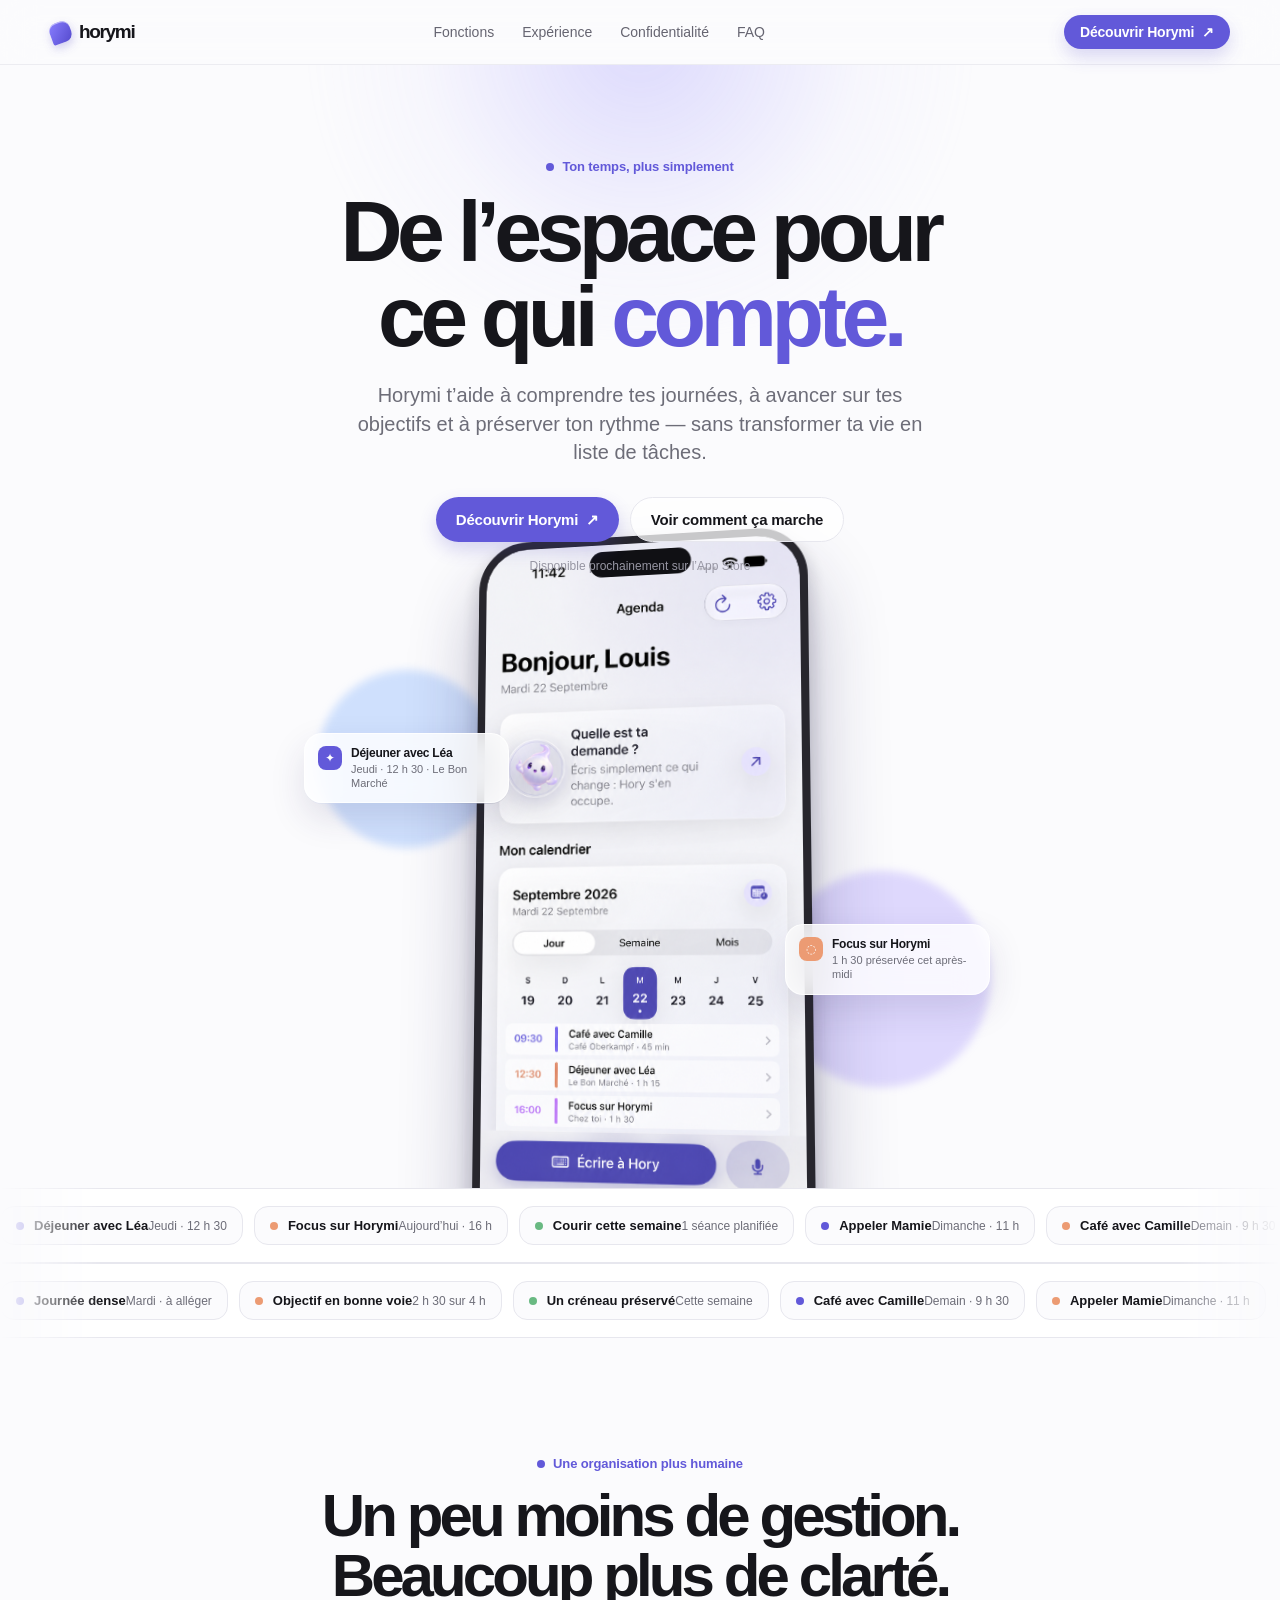
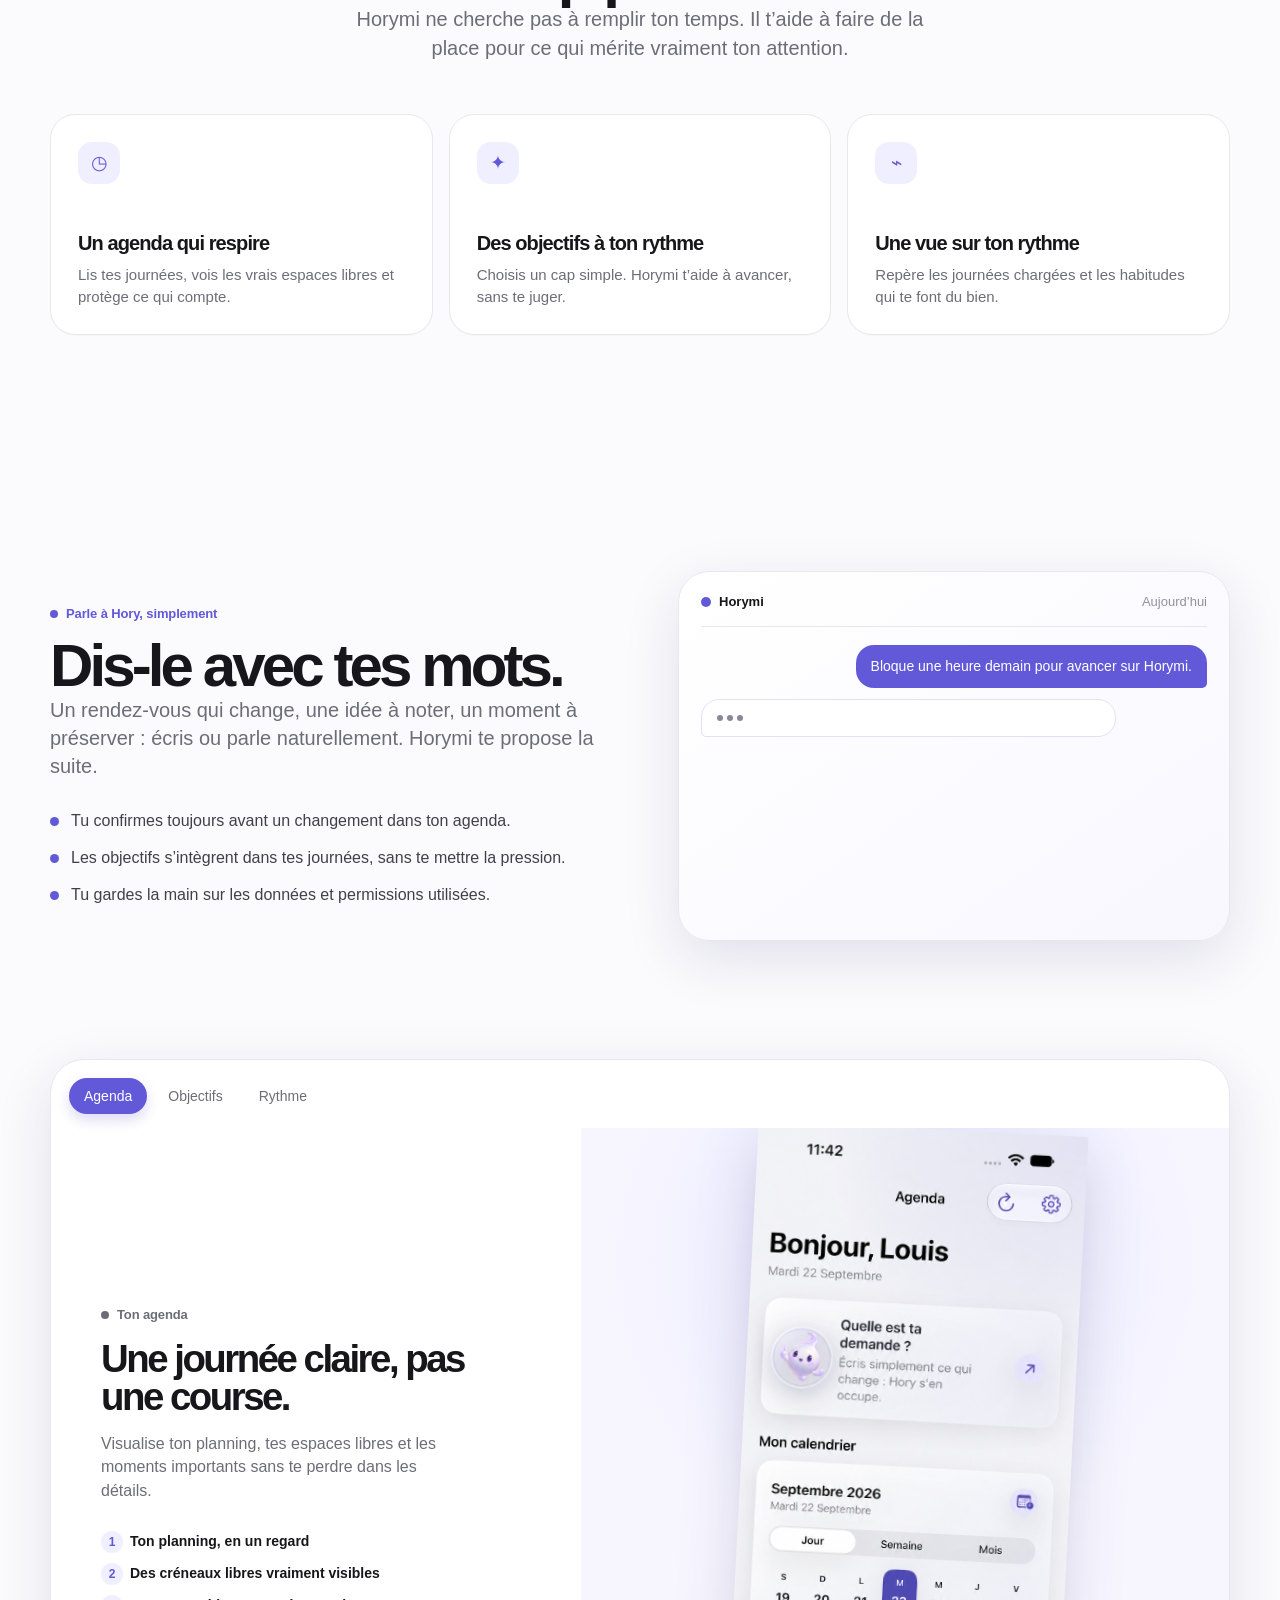
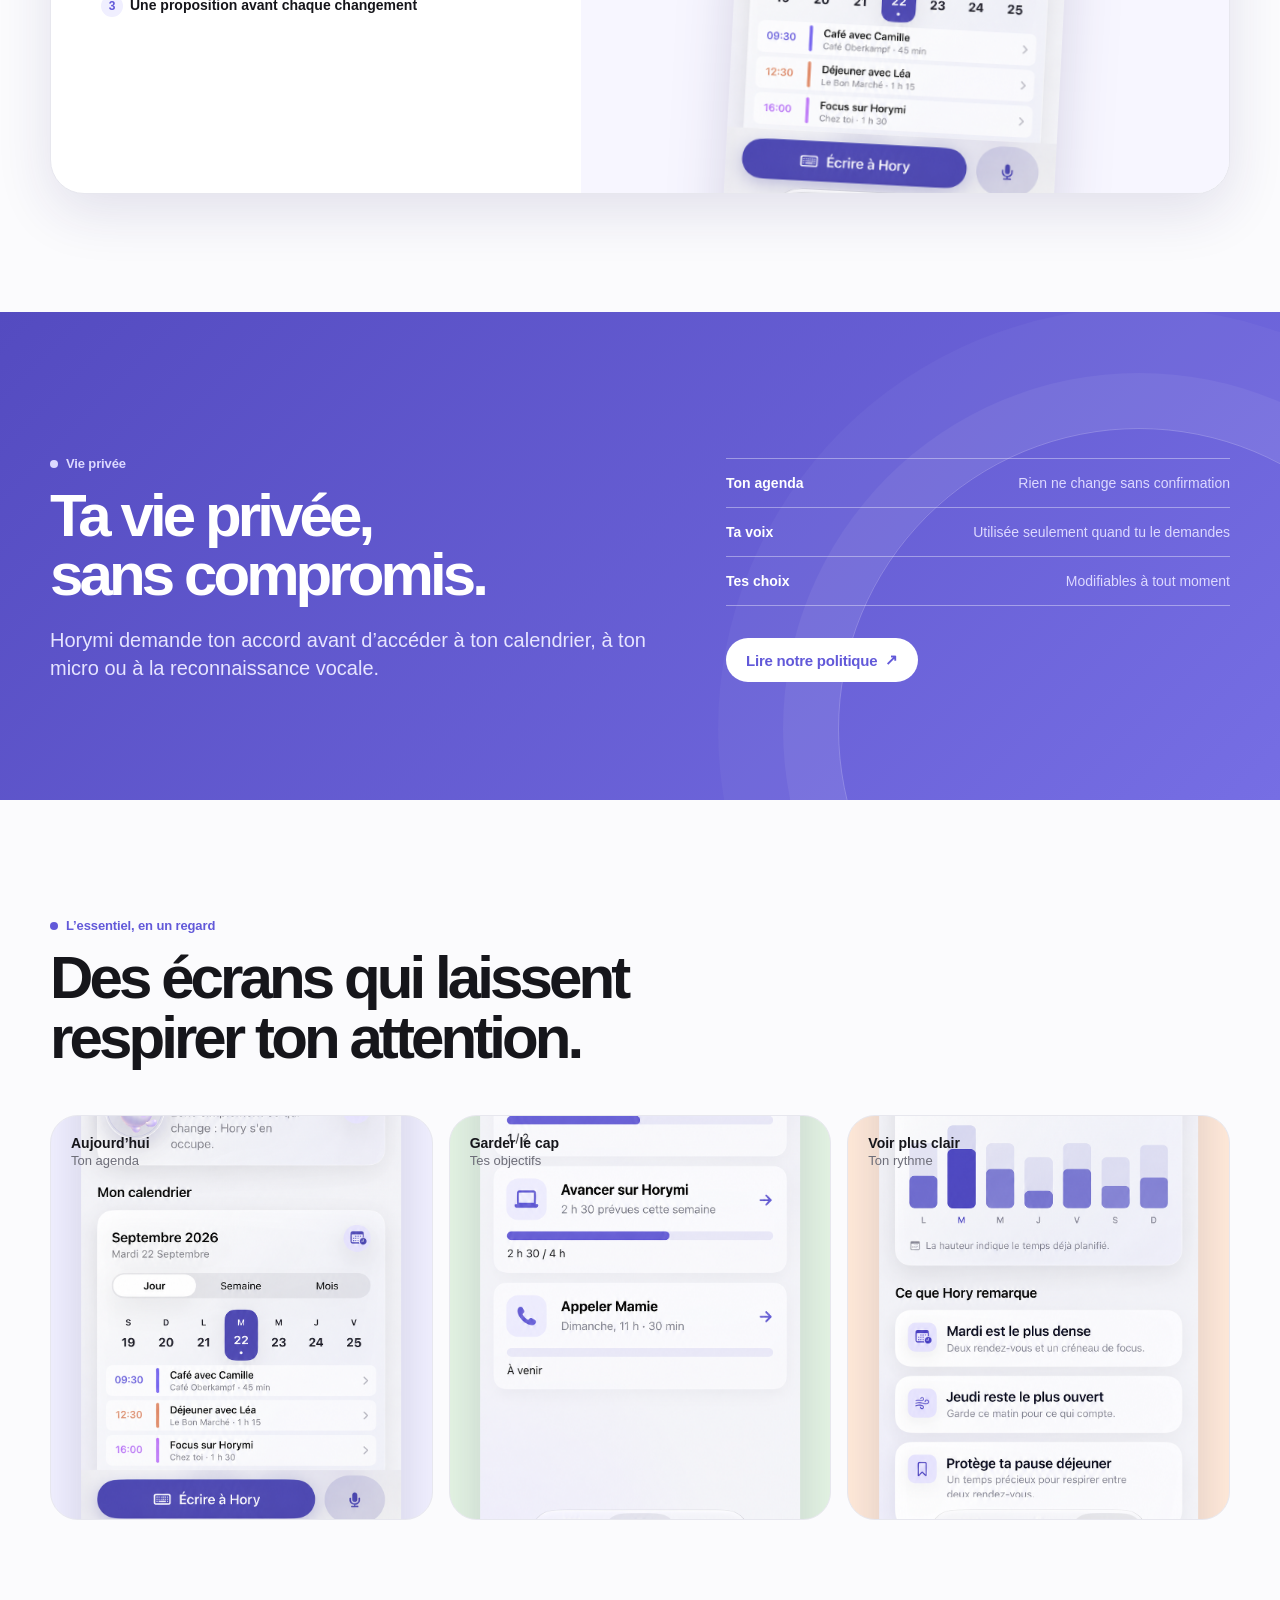
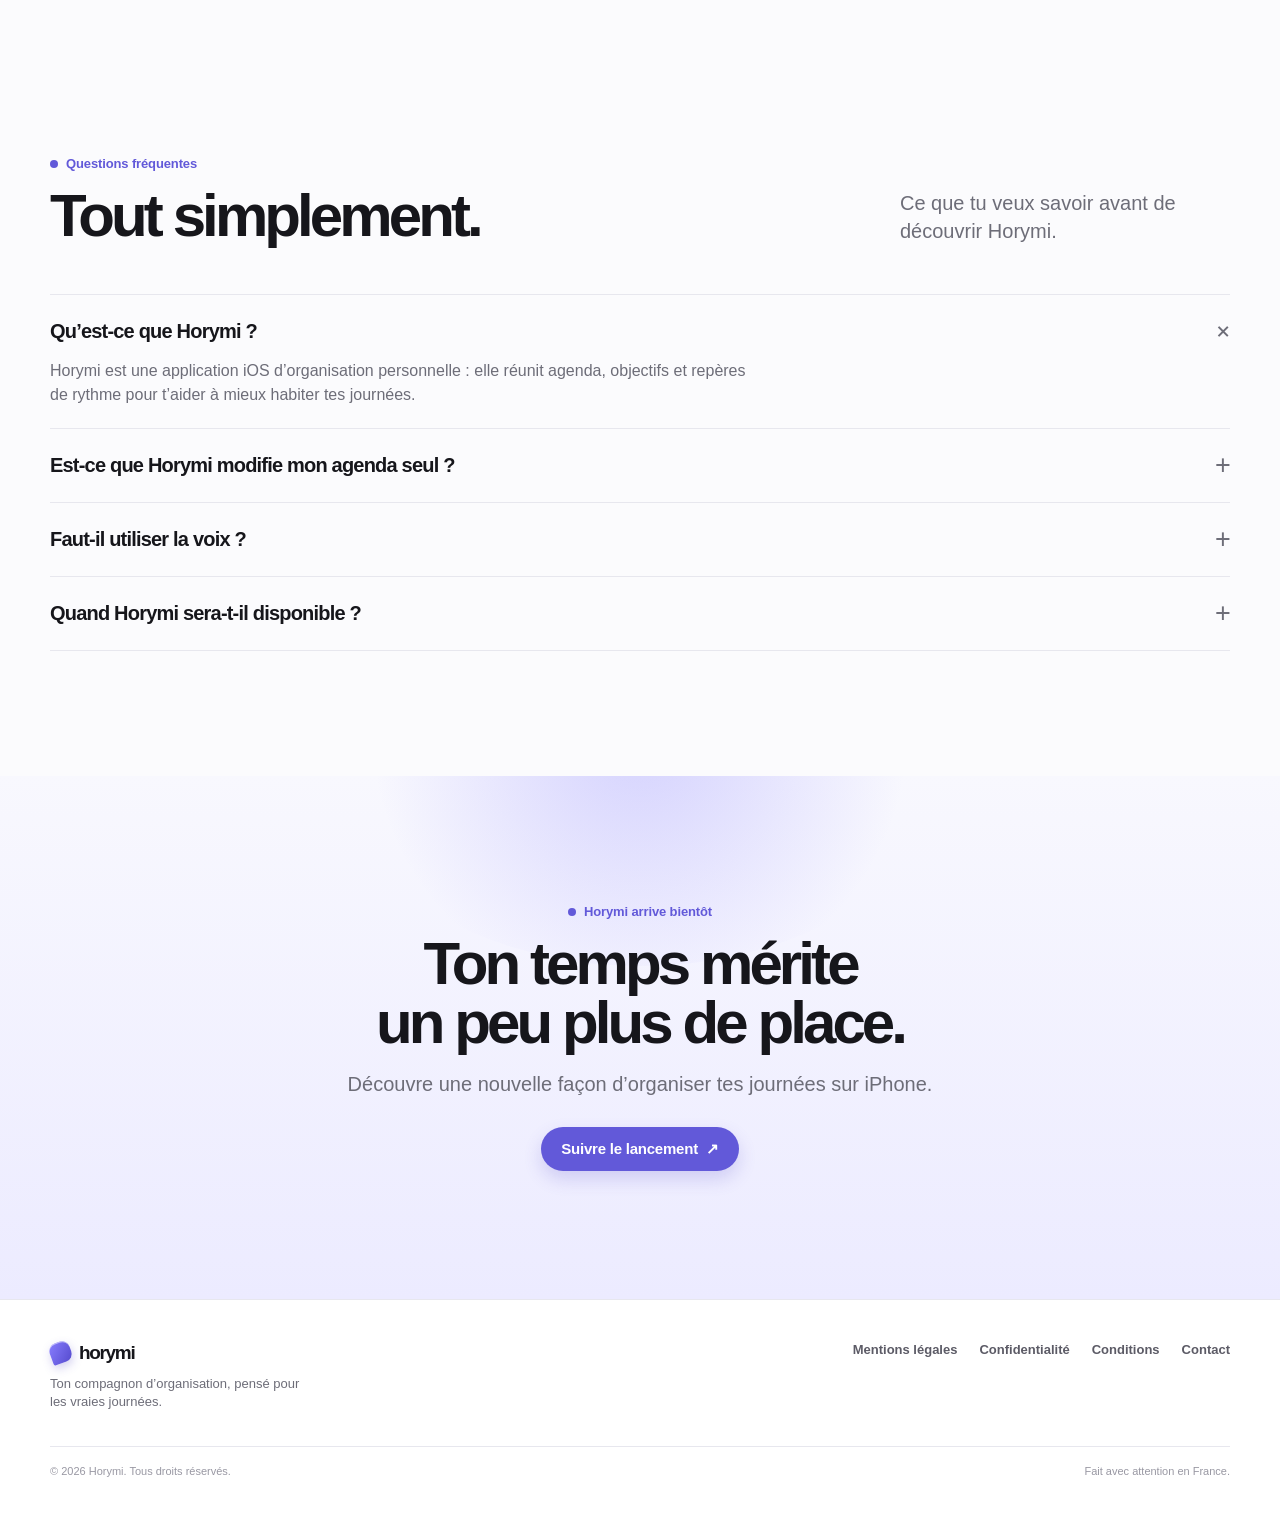
<file: index.html>
<!doctype html>
<html lang="fr">
  <head>
    <meta charset="utf-8" />
    <meta name="viewport" content="width=device-width, initial-scale=1" />
    <meta name="description" content="Horymi est l’app iOS qui rend ton agenda plus clair, tes objectifs plus simples et ton rythme plus visible." />
    <meta name="robots" content="index,follow" />
    <title>Horymi — De la place pour ce qui compte</title>
    <link rel="icon" href="assets/horymi-logo.svg" type="image/svg+xml" />
    <style>
      :root{--bg:#fbfbfd;--surface:#fff;--ink:#16161b;--muted:#6d6d78;--line:#e7e7ee;--violet:#6259d9;--violet-dark:#4d43bd;--violet-soft:#f0efff;--blue:#75b9ff;--shadow:0 18px 55px rgba(41,35,103,.12)}*{box-sizing:border-box;margin:0;padding:0}html{scroll-behavior:smooth}body{overflow-x:hidden;color:var(--ink);background:var(--bg);font-family:-apple-system,BlinkMacSystemFont,"SF Pro Display","SF Pro Text","Helvetica Neue",Arial,sans-serif;-webkit-font-smoothing:antialiased}a{color:inherit;text-decoration:none}button{font:inherit}.wrap{width:min(1180px,calc(100% - 40px));margin:auto}.skip-link{position:absolute;z-index:30;top:-60px;left:16px;padding:11px 15px;border-radius:10px;color:#fff;background:var(--violet);font-weight:700}.skip-link:focus{top:14px}.button{display:inline-flex;align-items:center;justify-content:center;gap:8px;padding:13px 20px;border:0;border-radius:999px;background:var(--violet);color:#fff;box-shadow:0 8px 18px rgba(82,72,198,.2);font-size:15px;font-weight:650;letter-spacing:-.015em;transition:transform .22s ease,box-shadow .22s ease,background .22s ease}.button:hover{background:var(--violet-dark);box-shadow:0 13px 24px rgba(82,72,198,.25);transform:translateY(-2px)}.button.secondary{border:1px solid var(--line);color:var(--ink);background:rgba(255,255,255,.75);box-shadow:none}.button.secondary:hover{border-color:#cbc9e9;background:#fff}.eyebrow{margin:0 0 15px;color:var(--violet);font-size:13px;font-weight:720;letter-spacing:-.01em}.eyebrow i{display:inline-block;width:8px;height:8px;margin-right:8px;border-radius:50%;background:currentColor}h1,h2{letter-spacing:-.065em;line-height:.99}h1{font-size:clamp(49px,7vw,86px);font-weight:720}h2{font-size:clamp(36px,5vw,60px);font-weight:710}.lead{max-width:600px;color:var(--muted);font-size:clamp(17px,2vw,20px);line-height:1.42}.center{text-align:center}.center .lead{margin-right:auto;margin-left:auto}section{padding:118px 0}.reveal{opacity:0;transform:translateY(26px);transition:opacity .8s cubic-bezier(.2,.8,.2,1),transform .8s cubic-bezier(.2,.8,.2,1)}.reveal.in{opacity:1;transform:none}
      nav{position:sticky;top:0;z-index:20;border-bottom:1px solid rgba(231,231,238,.75);background:rgba(251,251,253,.76);backdrop-filter:blur(18px) saturate(170%)}nav .wrap{display:flex;align-items:center;justify-content:space-between;min-height:64px;gap:22px}.logo{display:flex;align-items:center;gap:8px;font-size:19px;font-weight:760;letter-spacing:-.07em}.logo i{width:21px;height:21px;border-radius:8px 8px 8px 2px;background:linear-gradient(135deg,#887eff,#554acd);box-shadow:inset 0 1px rgba(255,255,255,.5),0 4px 10px rgba(78,68,195,.25);transform:rotate(-20deg)}.links{display:flex;align-items:center;gap:28px;color:#666571;font-size:14px}.links a{transition:color .2s}.links a:hover{color:var(--ink)}nav .button{padding:9px 16px;font-size:14px}.menu{display:none;border:0;color:var(--ink);background:transparent;font-size:22px}
      .hero{position:relative;overflow:hidden;padding:94px 0 58px;text-align:center}.hero:before{position:absolute;top:-320px;left:50%;width:760px;height:590px;border-radius:50%;background:radial-gradient(circle,rgba(124,112,255,.23),rgba(184,179,255,.06) 46%,transparent 70%);content:"";filter:blur(5px);transform:translateX(-50%)}.hero-copy{position:relative;z-index:1}.hero h1 span{color:var(--violet)}.hero .lead{margin:22px auto 31px}.hero-actions{display:flex;justify-content:center;gap:11px;flex-wrap:wrap}.fine-print{margin-top:17px;color:#9695a2;font-size:12px}.phone-stage{position:relative;width:min(700px,100%);height:485px;margin:72px auto 0;perspective:1200px}.phone-shell{position:absolute;z-index:2;bottom:-115px;left:50%;width:340px;overflow:hidden;border:8px solid #27262d;border-radius:51px;background:#27262d;box-shadow:0 44px 75px rgba(32,29,83,.3),0 9px 19px rgba(40,39,54,.24);transform:translateX(-50%) rotateX(5deg) rotateY(-9deg);transition:transform .7s cubic-bezier(.2,.8,.2,1)}.phone-stage:hover .phone-shell{transform:translateX(-50%) rotateX(0) rotateY(0) translateY(-10px)}.phone-shell:before{position:absolute;z-index:2;top:7px;left:50%;width:105px;height:27px;border-radius:22px;background:#101014;content:"";transform:translateX(-50%)}.phone-shell img{display:block;width:100%;border-radius:43px}.orb{position:absolute;border-radius:50%;filter:blur(4px);animation:drift 7s ease-in-out infinite}.orb.one{top:5%;left:4%;width:178px;height:178px;background:rgba(119,169,255,.33)}.orb.two{right:0;bottom:9%;width:216px;height:216px;background:rgba(147,126,255,.28);animation-delay:-3s}.notification{position:absolute;z-index:4;display:flex;align-items:flex-start;gap:9px;width:205px;padding:12px 13px;border:1px solid rgba(255,255,255,.8);border-radius:18px;background:rgba(255,255,255,.8);box-shadow:0 15px 35px rgba(44,41,91,.13);text-align:left;backdrop-filter:blur(16px);animation:float 6s ease-in-out infinite}.notification i{display:grid;place-items:center;flex:none;width:24px;height:24px;border-radius:8px;color:#fff;background:var(--violet);font-size:12px;font-style:normal}.notification b{display:block;font-size:12px;letter-spacing:-.02em}.notification small{display:block;margin-top:2px;color:var(--muted);font-size:11px;line-height:1.3}.n1{top:18%;left:2%;animation-delay:-2s}.n2{right:0;bottom:28%;animation-delay:-4s}.n2 i{background:#ec9b73}@keyframes float{50%{transform:translateY(-9px)}}@keyframes drift{50%{transform:translateY(18px) scale(1.05)}}
      .marquee{overflow:hidden;padding:17px 0;border-top:1px solid var(--line);border-bottom:1px solid var(--line);background:#fff;mask-image:linear-gradient(90deg,transparent,#000 8%,#000 92%,transparent)}.track{display:flex;gap:11px;width:max-content;animation:scroll 42s linear infinite}.marquee.rev .track{animation-direction:reverse}@keyframes scroll{to{transform:translateX(-50%)}}.chip{display:flex;align-items:center;gap:10px;padding:11px 15px;border:1px solid var(--line);border-radius:14px;background:var(--bg);white-space:nowrap;font-size:13px}.chip i{width:8px;height:8px;border-radius:50%;background:var(--violet)}.chip b{font-size:13px}.chip span{color:var(--muted);font-size:12px}
      .feature-grid{display:grid;grid-template-columns:repeat(3,1fr);gap:16px;margin-top:52px}.card{padding:27px;border:1px solid var(--line);border-radius:25px;background:var(--surface);box-shadow:0 1px 0 rgba(21,20,37,.02);transition:transform .28s cubic-bezier(.2,.8,.2,1),box-shadow .28s,border-color .28s}.card:hover{border-color:#cecbfa;box-shadow:var(--shadow);transform:translateY(-6px)}.card .icon{display:grid;place-items:center;width:42px;height:42px;margin-bottom:48px;border-radius:14px;color:var(--violet);background:var(--violet-soft);font-size:19px}.card h3{margin-bottom:9px;font-size:20px;letter-spacing:-.045em}.card p{color:var(--muted);font-size:15px;line-height:1.45}
      .split{display:grid;grid-template-columns:1fr 1fr;gap:76px;align-items:center}.points{display:grid;gap:15px;margin-top:29px}.points div{display:flex;gap:12px;align-items:flex-start;color:#41404a;line-height:1.4}.points div:before{width:9px;height:9px;flex:none;margin-top:7px;border-radius:50%;background:var(--violet);content:""}.chat{min-height:370px;padding:22px;border:1px solid var(--line);border-radius:31px;background:linear-gradient(145deg,#fff,#f8f7ff);box-shadow:var(--shadow)}.chat-top{display:flex;align-items:center;gap:8px;padding-bottom:17px;border-bottom:1px solid var(--line);font-size:13px;font-weight:650}.chat-top i{width:10px;height:10px;border-radius:50%;background:var(--violet)}.messages{display:grid;gap:11px;padding-top:18px}.msg{max-width:82%;padding:12px 15px;border-radius:18px;font-size:14px;line-height:1.35}.me{justify-self:end;border-bottom-right-radius:5px;color:#fff;background:var(--violet)}.bot{border:1px solid #e3e1f4;border-bottom-left-radius:5px;background:#fff}.typing{display:flex;gap:4px;padding:15px}.typing i{width:6px;height:6px;border-radius:50%;background:#89879a;animation:dot 1s infinite}.typing i:nth-child(2){animation-delay:.18s}.typing i:nth-child(3){animation-delay:.36s}@keyframes dot{50%{opacity:.22;transform:translateY(-2px)}}
      .focus{padding:0 0 118px}.focus-card{overflow:hidden;border:1px solid var(--line);border-radius:34px;background:#fff;box-shadow:var(--shadow)}.focus-tabs{display:flex;gap:6px;padding:18px 18px 0}.tab{padding:10px 15px;border:0;border-radius:999px;color:var(--muted);background:transparent;cursor:pointer;font-size:14px;transition:.2s}.tab.on{color:#fff;background:var(--violet);box-shadow:0 6px 13px rgba(86,76,200,.2)}.focus-layout{display:grid;grid-template-columns:.9fr 1.1fr;min-height:470px;margin-top:14px}.focus-copy{display:flex;flex-direction:column;justify-content:center;padding:50px}.focus-copy h3{margin-bottom:15px;font-size:clamp(30px,3vw,43px);letter-spacing:-.065em;line-height:1}.focus-copy p{max-width:360px;color:var(--muted);line-height:1.48}.mini-list{display:grid;gap:10px;margin-top:28px}.mini-list div{font-size:14px;font-weight:600}.mini-list span{display:inline-grid;place-items:center;width:22px;height:22px;margin-right:7px;border-radius:50%;color:var(--violet);background:var(--violet-soft);font-size:12px}.focus-visual{position:relative;display:grid;place-items:end center;overflow:hidden;background:radial-gradient(circle at 50% 20%,#e6e4ff 0,transparent 48%),#f7f6ff}.focus-visual.sage{background:radial-gradient(circle at 50% 20%,#d9f0dc 0,transparent 48%),#f5fbf5}.focus-visual.peach{background:radial-gradient(circle at 50% 20%,#ffe0c9 0,transparent 48%),#fffbf7}.focus-visual img{width:min(330px,80%);margin-bottom:-52px;filter:drop-shadow(0 22px 27px rgba(35,31,89,.17));transform:rotate(3deg);transition:transform .55s cubic-bezier(.2,.8,.2,1)}.focus-card:hover .focus-visual img{transform:rotate(0) translateY(-8px)}
      .privacy{position:relative;overflow:hidden;color:#fff;background:linear-gradient(135deg,#544bc0,#766ee4)}.privacy:after{position:absolute;right:-160px;bottom:-230px;width:600px;height:600px;border:1px solid rgba(255,255,255,.23);border-radius:50%;box-shadow:0 0 0 55px rgba(255,255,255,.06),0 0 0 120px rgba(255,255,255,.035);content:""}.privacy .eyebrow{color:#ddd9ff}.privacy .lead{color:#e6e4ff}.privacy-grid{position:relative;z-index:1;display:grid;grid-template-columns:1.1fr .9fr;gap:60px;align-items:end}.privacy-list{display:grid;margin-top:28px;border-top:1px solid rgba(255,255,255,.38)}.privacy-list div{display:flex;justify-content:space-between;gap:24px;padding:16px 0;border-bottom:1px solid rgba(255,255,255,.38);font-size:14px;font-weight:650}.privacy-list span:last-child{color:#ddd9ff;font-weight:450;text-align:right}.privacy .button{margin-top:32px;color:var(--violet);background:#fff;box-shadow:none}.privacy .button:hover{background:#f3f2ff}
      .gallery{display:grid;grid-template-columns:repeat(3,1fr);gap:16px;margin-top:48px}.gallery-card{position:relative;min-height:405px;overflow:hidden;border:1px solid var(--line);border-radius:28px;background:#f0efff}.gallery-card:nth-child(2){background:#e3f3e3}.gallery-card:nth-child(3){background:#ffe9d9}.gallery-card img{position:absolute;bottom:-57px;left:50%;width:84%;filter:drop-shadow(0 19px 23px rgba(37,35,77,.16));transform:translateX(-50%);transition:transform .5s cubic-bezier(.2,.8,.2,1)}.gallery-card:hover img{transform:translateX(-50%) translateY(-9px)}.gallery-label{position:absolute;z-index:2;top:19px;left:20px}.gallery-label b{display:block;font-size:14px}.gallery-label span{color:var(--muted);font-size:13px}
      .faq{padding-bottom:125px}.faq-head{display:flex;align-items:end;justify-content:space-between;gap:45px;margin-bottom:48px}.faq-head .lead{max-width:330px}.faq-list{border-top:1px solid var(--line)}details{border-bottom:1px solid var(--line);padding:21px 0}summary{display:flex;align-items:center;justify-content:space-between;gap:20px;cursor:pointer;font-size:20px;font-weight:650;letter-spacing:-.04em;list-style:none}summary::-webkit-details-marker{display:none}summary:after{color:var(--muted);content:"+";font-size:27px;font-weight:350;transition:transform .2s}details[open] summary:after{transform:rotate(45deg)}details p{max-width:700px;padding-top:12px;color:var(--muted);line-height:1.5}.closing{position:relative;overflow:hidden;padding:128px 0;text-align:center;background:linear-gradient(180deg,#f8f8fe,#ecebff)}.closing:before{position:absolute;top:-280px;left:50%;width:650px;height:470px;border-radius:50%;background:radial-gradient(circle,rgba(117,108,255,.28),transparent 67%);content:"";transform:translateX(-50%)}.closing>*{position:relative;z-index:1}.closing .lead{margin:18px auto 28px}.footer{padding:42px 0;border-top:1px solid var(--line);background:#fff}.footer-top{display:flex;align-items:flex-start;justify-content:space-between;gap:30px}.footer p{max-width:260px;margin-top:11px;color:var(--muted);font-size:13px;line-height:1.4}.footer-links{display:flex;flex-wrap:wrap;justify-content:flex-end;gap:12px 22px;color:#5c5b66;font-size:13px;font-weight:600}.footer-links a:hover{color:var(--violet)}.footer-bottom{display:flex;justify-content:space-between;gap:20px;margin-top:35px;padding-top:18px;border-top:1px solid var(--line);color:#9998a3;font-size:11px}
      @media(max-width:860px){.wrap{width:min(100% - 32px,650px)}section{padding:86px 0}.links{display:none}.menu{display:block}nav .button{display:none}nav.menu-open .links{position:absolute;top:63px;left:16px;right:16px;display:grid;gap:0;padding:10px;border:1px solid var(--line);border-radius:18px;background:rgba(255,255,255,.95);box-shadow:var(--shadow)}nav.menu-open .links a{padding:11px}.phone-stage{height:410px;margin-top:50px}.phone-shell{width:285px;bottom:-93px;border-radius:43px}.phone-shell img{border-radius:35px}.n1{left:0}.n2{right:0}.feature-grid,.gallery{grid-template-columns:1fr}.card .icon{margin-bottom:28px}.split,.privacy-grid,.focus-layout{grid-template-columns:1fr;gap:42px}.focus-layout{min-height:0}.focus-copy{padding:42px 28px}.focus-visual{min-height:390px}.privacy-grid{gap:34px}.gallery-card{min-height:430px}.gallery-card img{width:65%}.faq-head{display:block}.faq-head .lead{margin-top:17px}.footer-top,.footer-bottom{align-items:flex-start;flex-direction:column}.footer-links{justify-content:flex-start}}@media(max-width:500px){h1{font-size:48px}.hero{padding-top:72px}.hero-actions{flex-direction:column;align-items:center}.hero-actions .button{width:min(280px,100%)}.phone-stage{height:337px}.phone-shell{width:232px;bottom:-75px;border-width:6px;border-radius:36px}.phone-shell img{border-radius:29px}.phone-shell:before{top:5px;width:80px;height:20px}.notification{width:168px;padding:10px}.n1{top:9%}.n2{bottom:17%}.orb.one{width:125px;height:125px}.orb.two{width:145px;height:145px}.feature-grid{margin-top:35px}.focus-tabs{overflow:auto;white-space:nowrap}.tab{font-size:13px}.focus-copy{padding:34px 23px}.focus-visual{min-height:340px}.gallery-card img{width:76%}.gallery{margin-top:32px}.closing{padding:85px 0}}
    </style>
  </head>
  <body>
    <a class="skip-link" href="#contenu">Aller au contenu</a>
    <nav id="nav"><div class="wrap"><a class="logo" href="#top" aria-label="Horymi, accueil"><i aria-hidden="true"></i>horymi</a><div class="links" id="links"><a href="#fonctions">Fonctions</a><a href="#experience">Expérience</a><a href="#confidentialite">Confidentialité</a><a href="#faq">FAQ</a></div><a class="button" href="#telecharger">Découvrir Horymi <span>↗</span></a><button class="menu" id="menu" aria-label="Ouvrir le menu" aria-expanded="false">☰</button></div></nav>
    <main id="contenu" tabindex="-1">
      <header class="hero wrap" id="top"><div class="hero-copy"><p class="eyebrow"><i></i>Ton temps, plus simplement</p><h1>De l’espace pour<br />ce qui <span>compte.</span></h1><p class="lead">Horymi t’aide à comprendre tes journées, à avancer sur tes objectifs et à préserver ton rythme — sans transformer ta vie en liste de tâches.</p><div class="hero-actions"><a class="button" href="#telecharger">Découvrir Horymi <span>↗</span></a><a class="button secondary" href="#experience">Voir comment ça marche</a></div><p class="fine-print">Disponible prochainement sur l’App Store</p></div><div class="phone-stage" aria-label="Aperçu de l’agenda Horymi"><i class="orb one"></i><i class="orb two"></i><div class="notification n1"><i>✦</i><div><b>Déjeuner avec Léa</b><small>Jeudi · 12 h 30 · Le Bon Marché</small></div></div><div class="phone-shell"><img src="assets/agenda.png" alt="L’agenda Horymi sur iPhone" /></div><div class="notification n2"><i>◌</i><div><b>Focus sur Horymi</b><small>1 h 30 préservée cet après-midi</small></div></div></div></header>
      <div class="marquee"><div class="track" id="m1"></div></div><div class="marquee rev"><div class="track" id="m2"></div></div>
      <section class="wrap center reveal" id="fonctions"><p class="eyebrow"><i></i>Une organisation plus humaine</p><h2>Un peu moins de gestion.<br />Beaucoup plus de clarté.</h2><p class="lead">Horymi ne cherche pas à remplir ton temps. Il t’aide à faire de la place pour ce qui mérite vraiment ton attention.</p><div class="feature-grid" id="featureGrid" style="text-align:left"></div></section>
      <section class="wrap reveal" id="experience"><div class="split"><div><p class="eyebrow"><i></i>Parle à Hory, simplement</p><h2>Dis-le avec tes mots.</h2><p class="lead">Un rendez-vous qui change, une idée à noter, un moment à préserver : écris ou parle naturellement. Horymi te propose la suite.</p><div class="points"><div>Tu confirmes toujours avant un changement dans ton agenda.</div><div>Les objectifs s’intègrent dans tes journées, sans te mettre la pression.</div><div>Tu gardes la main sur les données et permissions utilisées.</div></div></div><div class="chat" aria-label="Exemple de conversation avec Horymi"><div class="chat-top"><i></i> Horymi <span style="margin-left:auto;color:#92909d;font-weight:450">Aujourd’hui</span></div><div class="messages" id="chat"></div></div></div></section>
      <section class="focus wrap reveal"><div class="focus-card"><div class="focus-tabs" role="tablist" aria-label="Découvrir Horymi"><button class="tab on" data-screen="agenda" role="tab" aria-selected="true">Agenda</button><button class="tab" data-screen="objectifs" role="tab" aria-selected="false">Objectifs</button><button class="tab" data-screen="rythme" role="tab" aria-selected="false">Rythme</button></div><div class="focus-layout"><div class="focus-copy"><p class="eyebrow" id="focusKicker"><i></i>Ton agenda</p><h3 id="focusTitle">Une journée claire, pas une course.</h3><p id="focusText">Visualise ton planning, tes espaces libres et les moments importants sans te perdre dans les détails.</p><div class="mini-list" id="focusList"></div></div><div class="focus-visual" id="focusVisual"><img id="focusImage" src="assets/agenda.png" alt="Vue agenda de l’application Horymi" /></div></div></div></section>
      <section class="privacy" id="confidentialite"><div class="privacy-grid wrap"><div><p class="eyebrow"><i></i>Vie privée</p><h2>Ta vie privée,<br />sans compromis.</h2><p class="lead" style="margin-top:21px">Horymi demande ton accord avant d’accéder à ton calendrier, à ton micro ou à la reconnaissance vocale.</p></div><div><div class="privacy-list"><div><span>Ton agenda</span><span>Rien ne change sans confirmation</span></div><div><span>Ta voix</span><span>Utilisée seulement quand tu le demandes</span></div><div><span>Tes choix</span><span>Modifiables à tout moment</span></div></div><a class="button" href="confidentialite.html">Lire notre politique <span>↗</span></a></div></div></section>
      <section class="wrap reveal"><p class="eyebrow"><i></i>L’essentiel, en un regard</p><h2>Des écrans qui laissent<br />respirer ton attention.</h2><div class="gallery"><article class="gallery-card"><div class="gallery-label"><b>Aujourd’hui</b><span>Ton agenda</span></div><img src="assets/agenda.png" alt="Agenda Horymi avec les rendez-vous du jour" /></article><article class="gallery-card"><div class="gallery-label"><b>Garder le cap</b><span>Tes objectifs</span></div><img src="assets/objectifs.png" alt="Objectifs Horymi avec une séance de course et un projet personnel" /></article><article class="gallery-card"><div class="gallery-label"><b>Voir plus clair</b><span>Ton rythme</span></div><img src="assets/rythme.png" alt="Rythme hebdomadaire dans Horymi" /></article></div></section>
      <section class="faq wrap reveal" id="faq"><div class="faq-head"><div><p class="eyebrow"><i></i>Questions fréquentes</p><h2>Tout simplement.</h2></div><p class="lead">Ce que tu veux savoir avant de découvrir Horymi.</p></div><div class="faq-list"><details open><summary>Qu’est-ce que Horymi ?</summary><p>Horymi est une application iOS d’organisation personnelle : elle réunit agenda, objectifs et repères de rythme pour t’aider à mieux habiter tes journées.</p></details><details><summary>Est-ce que Horymi modifie mon agenda seul ?</summary><p>Non. Horymi peut proposer une action, mais tu confirmes toujours avant qu’un événement soit créé ou modifié.</p></details><details><summary>Faut-il utiliser la voix ?</summary><p>Non. Tu peux écrire tes demandes. Le micro et la reconnaissance vocale sont entièrement facultatifs et demandés uniquement au moment utile.</p></details><details><summary>Quand Horymi sera-t-il disponible ?</summary><p>Horymi arrive prochainement sur l’App Store. Cette page sera mise à jour dès son lancement.</p></details></div></section>
      <section class="closing" id="telecharger"><div class="wrap"><p class="eyebrow"><i></i>Horymi arrive bientôt</p><h2>Ton temps mérite<br />un peu plus de place.</h2><p class="lead">Découvre une nouvelle façon d’organiser tes journées sur iPhone.</p><a class="button" href="contact.html">Suivre le lancement <span>↗</span></a></div></section>
    </main>
    <footer class="footer"><div class="footer-top wrap"><div><a class="logo" href="#top"><i aria-hidden="true"></i>horymi</a><p>Ton compagnon d’organisation, pensé pour les vraies journées.</p></div><div class="footer-links"><a href="mentions-legales.html">Mentions légales</a><a href="confidentialite.html">Confidentialité</a><a href="conditions.html">Conditions</a><a href="contact.html">Contact</a></div></div><div class="footer-bottom wrap"><span>© 2026 Horymi. Tous droits réservés.</span><span>Fait avec attention en France.</span></div></footer>
    <script>
      const tasks=[["Déjeuner avec Léa","Jeudi · 12 h 30"],["Focus sur Horymi","Aujourd’hui · 16 h"],["Courir cette semaine","1 séance planifiée"],["Appeler Mamie","Dimanche · 11 h"],["Café avec Camille","Demain · 9 h 30"],["Un créneau préservé","Cette semaine"],["Objectif en bonne voie","2 h 30 sur 4 h"],["Journée dense","Mardi · à alléger"]];
      const chip=([title,detail],i)=>`<div class="chip"><i style="background:${i%3===1?'#ec9b73':i%3===2?'#69b982':'var(--violet)'}"></i><div><b>${title}</b><span>${detail}</span></div></div>`;
      m1.innerHTML=[...tasks,...tasks].map(chip).join('');m2.innerHTML=[...tasks.slice().reverse(),...tasks.slice().reverse()].map(chip).join('');
      const features=[["◷","Un agenda qui respire","Lis tes journées, vois les vrais espaces libres et protège ce qui compte."],["✦","Des objectifs à ton rythme","Choisis un cap simple. Horymi t’aide à avancer, sans te juger."],["⌁","Une vue sur ton rythme","Repère les journées chargées et les habitudes qui te font du bien."]];
      featureGrid.innerHTML=features.map(([icon,title,text])=>`<article class="card"><div class="icon">${icon}</div><h3>${title}</h3><p>${text}</p></article>`).join('');
      const convo=[["me","Bloque une heure demain pour avancer sur Horymi."],["bot","Je te propose demain de 16 h à 17 h. Ce créneau est libre et ton objectif y sera associé."],["me","Parfait."],["bot","C’est prêt. Je garde ta pause de l’après-midi intacte. ✦"]];let ci=0;
      function addMessage(kind,text){const item=document.createElement('div');item.className='msg '+kind;item.textContent=text;chat.append(item);setTimeout(nextMessage,1450)}
      function nextMessage(){if(ci>=convo.length){setTimeout(()=>{chat.innerHTML='';ci=0;nextMessage()},3800);return}const[kind,text]=convo[ci++];if(kind==='bot'){const typing=document.createElement('div');typing.className='msg bot typing';typing.innerHTML='<i></i><i></i><i></i>';chat.append(typing);setTimeout(()=>{typing.remove();addMessage(kind,text)},780)}else addMessage(kind,text)}nextMessage();
      const screens={agenda:{kicker:'Ton agenda',title:'Une journée claire, pas une course.',text:'Visualise ton planning, tes espaces libres et les moments importants sans te perdre dans les détails.',items:['Ton planning, en un regard','Des créneaux libres vraiment visibles','Une proposition avant chaque changement'],image:'assets/agenda.png',alt:'Vue agenda de l’application Horymi',style:''},objectifs:{kicker:'Tes objectifs',title:'Avancer, sans pression.',text:'Choisis ce que tu veux nourrir. Horymi compte les moments que tu y consacres et t’encourage doucement.',items:['Des objectifs simples à créer','Une progression hebdomadaire lisible','Des suggestions qui respectent ton agenda'],image:'assets/objectifs.png',alt:'Vue objectifs de l’application Horymi',style:'sage'},rythme:{kicker:'Ton rythme',title:'Des semaines qui te ressemblent.',text:'Repère les journées déjà chargées, les plages à protéger et les moments où ton énergie est précieuse.',items:['Des tendances, jamais des notes','Tes temps de concentration préservés','Tu ajustes tout, à tout moment'],image:'assets/rythme.png',alt:'Vue rythme de l’application Horymi',style:'peach'}};
      document.querySelectorAll('.tab').forEach(tab=>tab.addEventListener('click',()=>{const key=tab.dataset.screen,data=screens[key];document.querySelectorAll('.tab').forEach(item=>{item.classList.remove('on');item.setAttribute('aria-selected','false')});tab.classList.add('on');tab.setAttribute('aria-selected','true');focusKicker.innerHTML='<i></i>'+data.kicker;focusTitle.textContent=data.title;focusText.textContent=data.text;focusList.innerHTML=data.items.map((item,i)=>`<div><span>${i+1}</span>${item}</div>`).join('');focusImage.src=data.image;focusImage.alt=data.alt;focusVisual.className='focus-visual '+data.style}));
      document.querySelector('.tab').click();
      const observer=new IntersectionObserver(entries=>entries.forEach(entry=>entry.isIntersecting&&entry.target.classList.add('in')),{threshold:.1});document.querySelectorAll('.reveal').forEach(item=>observer.observe(item));
      const nav=document.getElementById('nav'),menu=document.getElementById('menu');menu.addEventListener('click',()=>{const open=nav.classList.toggle('menu-open');menu.setAttribute('aria-expanded',open);menu.textContent=open?'×':'☰'});document.querySelectorAll('.links a').forEach(link=>link.addEventListener('click',()=>{nav.classList.remove('menu-open');menu.setAttribute('aria-expanded','false');menu.textContent='☰'}));
    </script>
  </body>
</html>
</file>
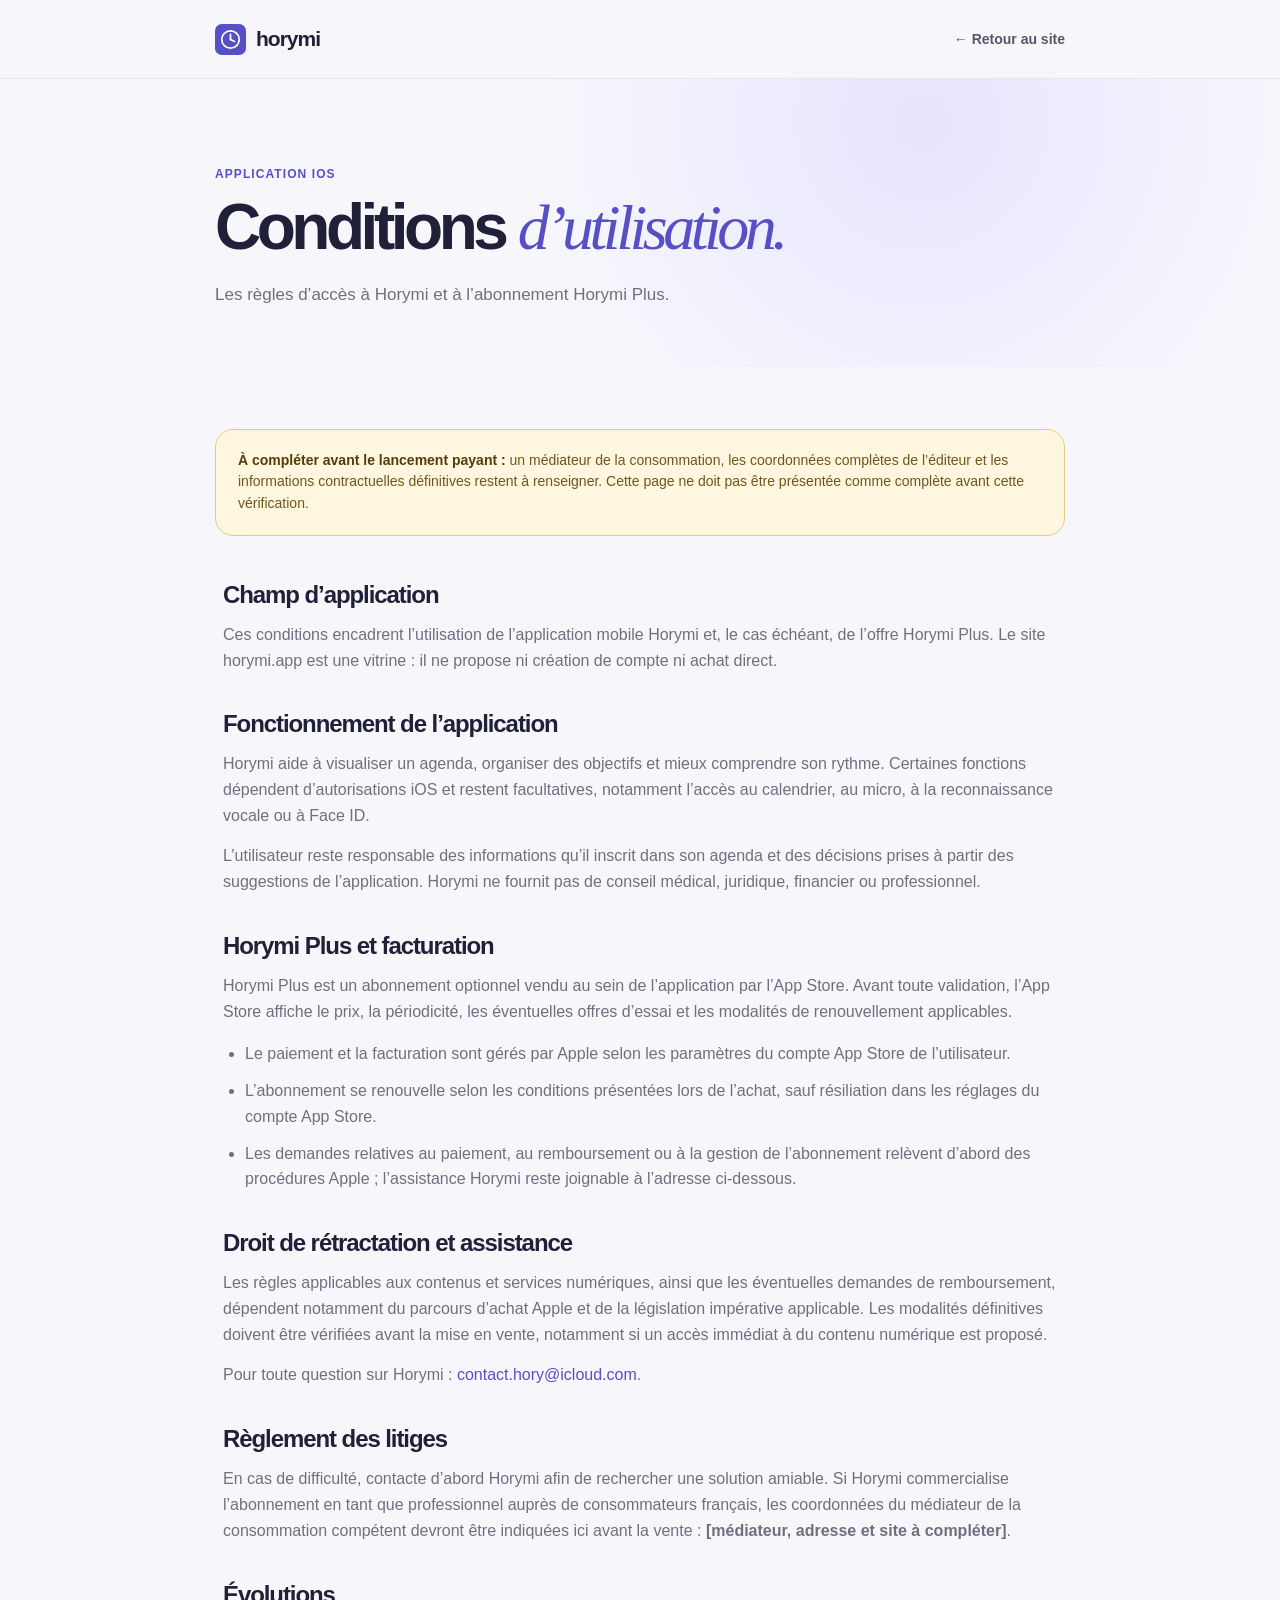
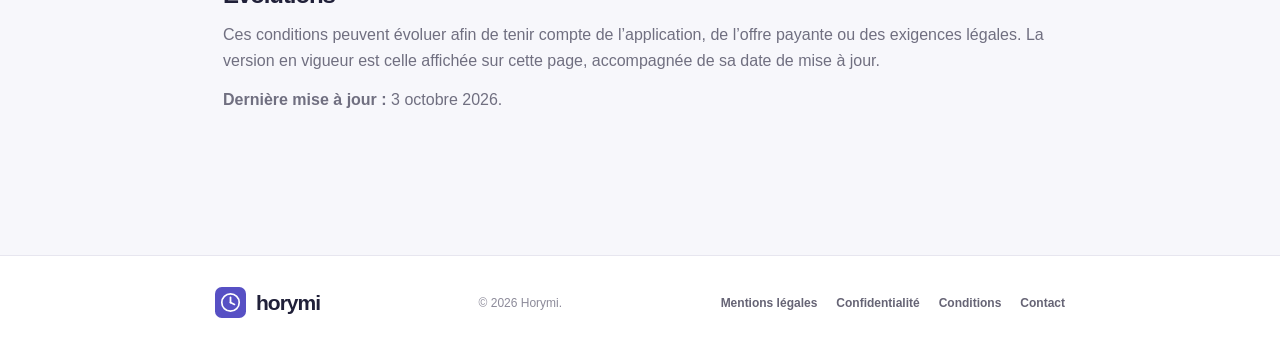
<file: conditions.html>
<!doctype html>
<html lang="fr">
  <head>
    <meta charset="utf-8" />
    <meta name="viewport" content="width=device-width, initial-scale=1" />
    <meta name="description" content="Conditions d’utilisation et d’abonnement de l’application Horymi." />
    <meta name="robots" content="index,follow" />
    <title>Conditions d’utilisation — Horymi</title>
    <link rel="icon" href="assets/horymi-logo.svg" type="image/svg+xml" />
    <link rel="apple-touch-icon" href="assets/horymi-touch-icon.png" />
    <link rel="stylesheet" href="assets/legal.css" />
  </head>
  <body>
    <a class="skip-link" href="#contenu">Aller au contenu</a>
    <header class="site-header"><nav class="nav wrap" aria-label="Navigation"><a class="brand" href="index.html"><img src="assets/horymi-logo.svg" alt="" />horymi</a><a class="back" href="index.html">← Retour au site</a></nav></header>
    <main id="contenu">
      <section class="hero"><div class="wrap"><p class="eyebrow">Application iOS</p><h1>Conditions <em>d’utilisation.</em></h1><p>Les règles d’accès à Horymi et à l’abonnement Horymi Plus.</p></div></section>
      <div class="content wrap">
        <aside class="notice" aria-label="Information importante"><strong>À compléter avant le lancement payant :</strong> un médiateur de la consommation, les coordonnées complètes de l’éditeur et les informations contractuelles définitives restent à renseigner. Cette page ne doit pas être présentée comme complète avant cette vérification.</aside>
        <article class="policy">
          <section><h2>Champ d’application</h2><p>Ces conditions encadrent l’utilisation de l’application mobile Horymi et, le cas échéant, de l’offre Horymi Plus. Le site horymi.app est une vitrine : il ne propose ni création de compte ni achat direct.</p></section>
          <section><h2>Fonctionnement de l’application</h2><p>Horymi aide à visualiser un agenda, organiser des objectifs et mieux comprendre son rythme. Certaines fonctions dépendent d’autorisations iOS et restent facultatives, notamment l’accès au calendrier, au micro, à la reconnaissance vocale ou à Face ID.</p><p style="margin-top:14px">L’utilisateur reste responsable des informations qu’il inscrit dans son agenda et des décisions prises à partir des suggestions de l’application. Horymi ne fournit pas de conseil médical, juridique, financier ou professionnel.</p></section>
          <section><h2>Horymi Plus et facturation</h2><p>Horymi Plus est un abonnement optionnel vendu au sein de l’application par l’App Store. Avant toute validation, l’App Store affiche le prix, la périodicité, les éventuelles offres d’essai et les modalités de renouvellement applicables.</p><ul><li>Le paiement et la facturation sont gérés par Apple selon les paramètres du compte App Store de l’utilisateur.</li><li>L’abonnement se renouvelle selon les conditions présentées lors de l’achat, sauf résiliation dans les réglages du compte App Store.</li><li>Les demandes relatives au paiement, au remboursement ou à la gestion de l’abonnement relèvent d’abord des procédures Apple ; l’assistance Horymi reste joignable à l’adresse ci-dessous.</li></ul></section>
          <section><h2>Droit de rétractation et assistance</h2><p>Les règles applicables aux contenus et services numériques, ainsi que les éventuelles demandes de remboursement, dépendent notamment du parcours d’achat Apple et de la législation impérative applicable. Les modalités définitives doivent être vérifiées avant la mise en vente, notamment si un accès immédiat à du contenu numérique est proposé.</p><p style="margin-top:14px">Pour toute question sur Horymi : <a href="mailto:contact.hory@icloud.com">contact.hory@icloud.com</a>.</p></section>
          <section><h2>Règlement des litiges</h2><p>En cas de difficulté, contacte d’abord Horymi afin de rechercher une solution amiable. Si Horymi commercialise l’abonnement en tant que professionnel auprès de consommateurs français, les coordonnées du médiateur de la consommation compétent devront être indiquées ici avant la vente : <strong>[médiateur, adresse et site à compléter]</strong>.</p></section>
          <section><h2>Évolutions</h2><p>Ces conditions peuvent évoluer afin de tenir compte de l’application, de l’offre payante ou des exigences légales. La version en vigueur est celle affichée sur cette page, accompagnée de sa date de mise à jour.</p><p style="margin-top:14px"><strong>Dernière mise à jour :</strong> 3 octobre 2026.</p></section>
        </article>
      </div>
    </main>
    <footer class="footer"><div class="footer-inner wrap"><a class="brand" href="index.html"><img src="assets/horymi-logo.svg" alt="" />horymi</a><p>© 2026 Horymi.</p><div class="footer-links"><a href="mentions-legales.html">Mentions légales</a><a href="confidentialite.html">Confidentialité</a><a href="conditions.html">Conditions</a><a href="contact.html">Contact</a></div></div></footer>
  </body>
</html>
</file>
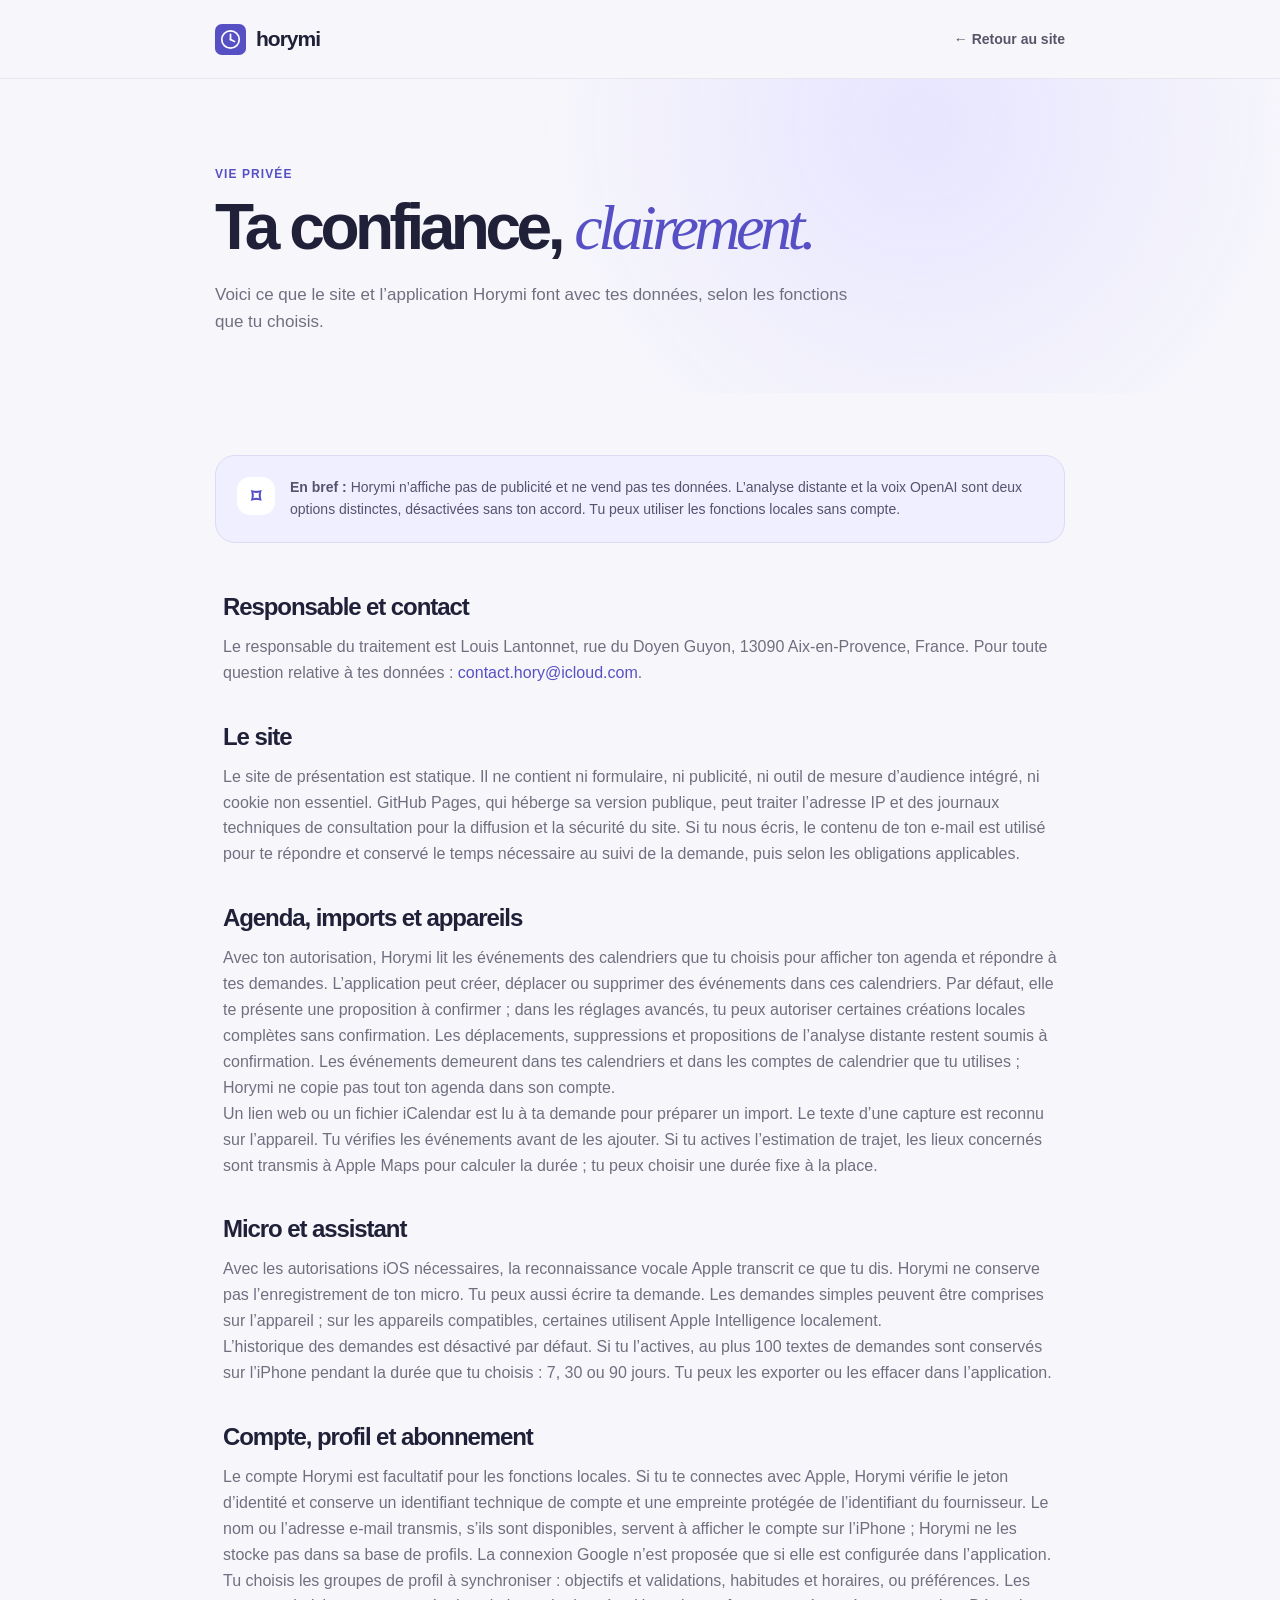
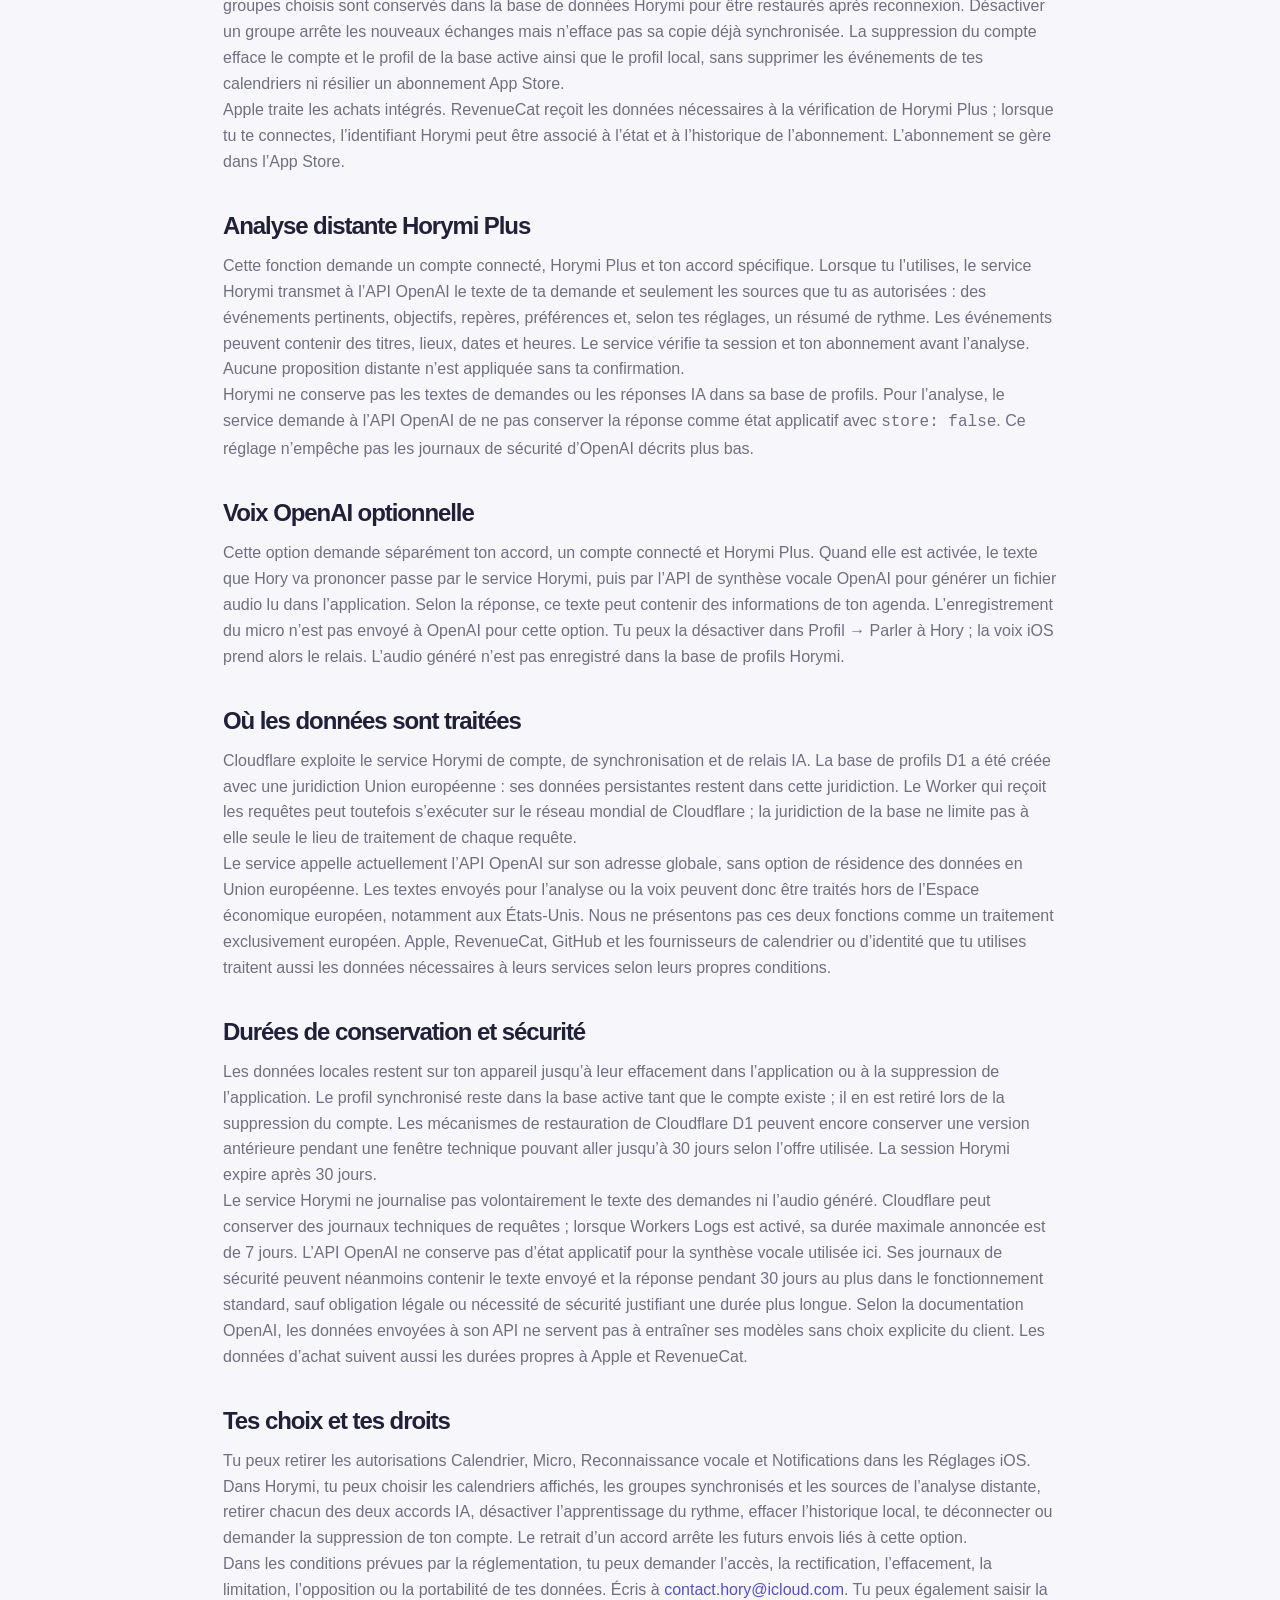
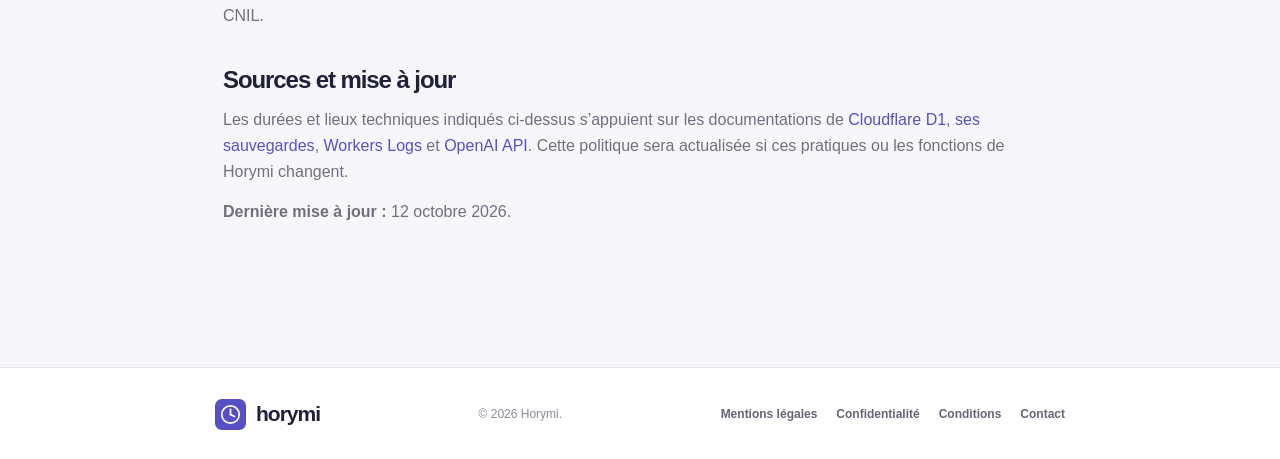
<file: confidentialite.html>
<!doctype html>
<html lang="fr">
  <head>
    <meta charset="utf-8" />
    <meta name="viewport" content="width=device-width, initial-scale=1" />
    <meta name="description" content="Politique de confidentialité du site et de l’application Horymi." />
    <meta name="robots" content="index,follow" />
    <title>Confidentialité — Horymi</title>
    <link rel="icon" href="assets/horymi-logo.svg" type="image/png" />
    <link rel="apple-touch-icon" href="assets/horymi-touch-icon.png" />
    <link rel="stylesheet" href="assets/legal.css" />
  </head>
  <body>
    <a class="skip-link" href="#contenu">Aller au contenu</a>
    <header class="site-header"><nav class="nav wrap" aria-label="Navigation"><a class="brand" href="index.html"><img src="assets/horymi-logo.svg" alt="" />horymi</a><a class="back" href="index.html">← Retour au site</a></nav></header>
    <main id="contenu">
      <section class="hero"><div class="wrap"><p class="eyebrow">Vie privée</p><h1>Ta confiance, <em>clairement.</em></h1><p>Voici ce que le site et l’application Horymi font avec tes données, selon les fonctions que tu choisis.</p></div></section>
      <div class="content wrap">
        <div class="summary"><b>⌑</b><p><strong>En bref :</strong> Horymi n’affiche pas de publicité et ne vend pas tes données. L’analyse distante et la voix OpenAI sont deux options distinctes, désactivées sans ton accord. Tu peux utiliser les fonctions locales sans compte.</p></div>
        <article class="policy">
          <section><h2>Responsable et contact</h2><p>Le responsable du traitement est Louis Lantonnet, rue du Doyen Guyon, 13090 Aix-en-Provence, France. Pour toute question relative à tes données : <a href="mailto:contact.hory@icloud.com">contact.hory@icloud.com</a>.</p></section>
          <section><h2>Le site</h2><p>Le site de présentation est statique. Il ne contient ni formulaire, ni publicité, ni outil de mesure d’audience intégré, ni cookie non essentiel. GitHub Pages, qui héberge sa version publique, peut traiter l’adresse IP et des journaux techniques de consultation pour la diffusion et la sécurité du site. Si tu nous écris, le contenu de ton e-mail est utilisé pour te répondre et conservé le temps nécessaire au suivi de la demande, puis selon les obligations applicables.</p></section>
          <section><h2>Agenda, imports et appareils</h2><p>Avec ton autorisation, Horymi lit les événements des calendriers que tu choisis pour afficher ton agenda et répondre à tes demandes. L’application peut créer, déplacer ou supprimer des événements dans ces calendriers. Par défaut, elle te présente une proposition à confirmer ; dans les réglages avancés, tu peux autoriser certaines créations locales complètes sans confirmation. Les déplacements, suppressions et propositions de l’analyse distante restent soumis à confirmation. Les événements demeurent dans tes calendriers et dans les comptes de calendrier que tu utilises ; Horymi ne copie pas tout ton agenda dans son compte.</p><p>Un lien web ou un fichier iCalendar est lu à ta demande pour préparer un import. Le texte d’une capture est reconnu sur l’appareil. Tu vérifies les événements avant de les ajouter. Si tu actives l’estimation de trajet, les lieux concernés sont transmis à Apple Maps pour calculer la durée ; tu peux choisir une durée fixe à la place.</p></section>
          <section><h2>Micro et assistant</h2><p>Avec les autorisations iOS nécessaires, la reconnaissance vocale Apple transcrit ce que tu dis. Horymi ne conserve pas l’enregistrement de ton micro. Tu peux aussi écrire ta demande. Les demandes simples peuvent être comprises sur l’appareil ; sur les appareils compatibles, certaines utilisent Apple Intelligence localement.</p><p>L’historique des demandes est désactivé par défaut. Si tu l’actives, au plus 100 textes de demandes sont conservés sur l’iPhone pendant la durée que tu choisis : 7, 30 ou 90 jours. Tu peux les exporter ou les effacer dans l’application.</p></section>
          <section><h2>Compte, profil et abonnement</h2><p>Le compte Horymi est facultatif pour les fonctions locales. Si tu te connectes avec Apple, Horymi vérifie le jeton d’identité et conserve un identifiant technique de compte et une empreinte protégée de l’identifiant du fournisseur. Le nom ou l’adresse e-mail transmis, s’ils sont disponibles, servent à afficher le compte sur l’iPhone ; Horymi ne les stocke pas dans sa base de profils. La connexion Google n’est proposée que si elle est configurée dans l’application.</p><p>Tu choisis les groupes de profil à synchroniser : objectifs et validations, habitudes et horaires, ou préférences. Les groupes choisis sont conservés dans la base de données Horymi pour être restaurés après reconnexion. Désactiver un groupe arrête les nouveaux échanges mais n’efface pas sa copie déjà synchronisée. La suppression du compte efface le compte et le profil de la base active ainsi que le profil local, sans supprimer les événements de tes calendriers ni résilier un abonnement App Store.</p><p>Apple traite les achats intégrés. RevenueCat reçoit les données nécessaires à la vérification de Horymi Plus ; lorsque tu te connectes, l’identifiant Horymi peut être associé à l’état et à l’historique de l’abonnement. L’abonnement se gère dans l’App Store.</p></section>
          <section><h2>Analyse distante Horymi Plus</h2><p>Cette fonction demande un compte connecté, Horymi Plus et ton accord spécifique. Lorsque tu l’utilises, le service Horymi transmet à l’API OpenAI le texte de ta demande et seulement les sources que tu as autorisées : des événements pertinents, objectifs, repères, préférences et, selon tes réglages, un résumé de rythme. Les événements peuvent contenir des titres, lieux, dates et heures. Le service vérifie ta session et ton abonnement avant l’analyse. Aucune proposition distante n’est appliquée sans ta confirmation.</p><p>Horymi ne conserve pas les textes de demandes ou les réponses IA dans sa base de profils. Pour l’analyse, le service demande à l’API OpenAI de ne pas conserver la réponse comme état applicatif avec <code>store: false</code>. Ce réglage n’empêche pas les journaux de sécurité d’OpenAI décrits plus bas.</p></section>
          <section><h2>Voix OpenAI optionnelle</h2><p>Cette option demande séparément ton accord, un compte connecté et Horymi Plus. Quand elle est activée, le texte que Hory va prononcer passe par le service Horymi, puis par l’API de synthèse vocale OpenAI pour générer un fichier audio lu dans l’application. Selon la réponse, ce texte peut contenir des informations de ton agenda. L’enregistrement du micro n’est pas envoyé à OpenAI pour cette option. Tu peux la désactiver dans Profil → Parler à Hory ; la voix iOS prend alors le relais. L’audio généré n’est pas enregistré dans la base de profils Horymi.</p></section>
          <section><h2>Où les données sont traitées</h2><p>Cloudflare exploite le service Horymi de compte, de synchronisation et de relais IA. La base de profils D1 a été créée avec une juridiction Union européenne : ses données persistantes restent dans cette juridiction. Le Worker qui reçoit les requêtes peut toutefois s’exécuter sur le réseau mondial de Cloudflare ; la juridiction de la base ne limite pas à elle seule le lieu de traitement de chaque requête.</p><p>Le service appelle actuellement l’API OpenAI sur son adresse globale, sans option de résidence des données en Union européenne. Les textes envoyés pour l’analyse ou la voix peuvent donc être traités hors de l’Espace économique européen, notamment aux États-Unis. Nous ne présentons pas ces deux fonctions comme un traitement exclusivement européen. Apple, RevenueCat, GitHub et les fournisseurs de calendrier ou d’identité que tu utilises traitent aussi les données nécessaires à leurs services selon leurs propres conditions.</p></section>
          <section><h2>Durées de conservation et sécurité</h2><p>Les données locales restent sur ton appareil jusqu’à leur effacement dans l’application ou à la suppression de l’application. Le profil synchronisé reste dans la base active tant que le compte existe ; il en est retiré lors de la suppression du compte. Les mécanismes de restauration de Cloudflare D1 peuvent encore conserver une version antérieure pendant une fenêtre technique pouvant aller jusqu’à 30 jours selon l’offre utilisée. La session Horymi expire après 30 jours.</p><p>Le service Horymi ne journalise pas volontairement le texte des demandes ni l’audio généré. Cloudflare peut conserver des journaux techniques de requêtes ; lorsque Workers Logs est activé, sa durée maximale annoncée est de 7 jours. L’API OpenAI ne conserve pas d’état applicatif pour la synthèse vocale utilisée ici. Ses journaux de sécurité peuvent néanmoins contenir le texte envoyé et la réponse pendant 30 jours au plus dans le fonctionnement standard, sauf obligation légale ou nécessité de sécurité justifiant une durée plus longue. Selon la documentation OpenAI, les données envoyées à son API ne servent pas à entraîner ses modèles sans choix explicite du client. Les données d’achat suivent aussi les durées propres à Apple et RevenueCat.</p></section>
          <section><h2>Tes choix et tes droits</h2><p>Tu peux retirer les autorisations Calendrier, Micro, Reconnaissance vocale et Notifications dans les Réglages iOS. Dans Horymi, tu peux choisir les calendriers affichés, les groupes synchronisés et les sources de l’analyse distante, retirer chacun des deux accords IA, désactiver l’apprentissage du rythme, effacer l’historique local, te déconnecter ou demander la suppression de ton compte. Le retrait d’un accord arrête les futurs envois liés à cette option.</p><p>Dans les conditions prévues par la réglementation, tu peux demander l’accès, la rectification, l’effacement, la limitation, l’opposition ou la portabilité de tes données. Écris à <a href="mailto:contact.hory@icloud.com">contact.hory@icloud.com</a>. Tu peux également saisir la CNIL.</p></section>
          <section><h2>Sources et mise à jour</h2><p>Les durées et lieux techniques indiqués ci-dessus s’appuient sur les documentations de <a href="https://developers.cloudflare.com/d1/configuration/data-location/">Cloudflare D1</a>, <a href="https://developers.cloudflare.com/d1/reference/time-travel/">ses sauvegardes</a>, <a href="https://developers.cloudflare.com/workers/observability/logs/workers-logs/">Workers Logs</a> et <a href="https://developers.openai.com/api/docs/guides/your-data">OpenAI API</a>. Cette politique sera actualisée si ces pratiques ou les fonctions de Horymi changent.</p><p style="margin-top:14px"><strong>Dernière mise à jour :</strong> 12 octobre 2026.</p></section>
        </article>
      </div>
    </main>
    <footer class="footer"><div class="footer-inner wrap"><a class="brand" href="index.html"><img src="assets/horymi-logo.svg" alt="" />horymi</a><p>© 2026 Horymi.</p><div class="footer-links"><a href="mentions-legales.html">Mentions légales</a><a href="confidentialite.html">Confidentialité</a><a href="conditions.html">Conditions</a><a href="contact.html">Contact</a></div></div></footer>
  </body>
</html>
</file>
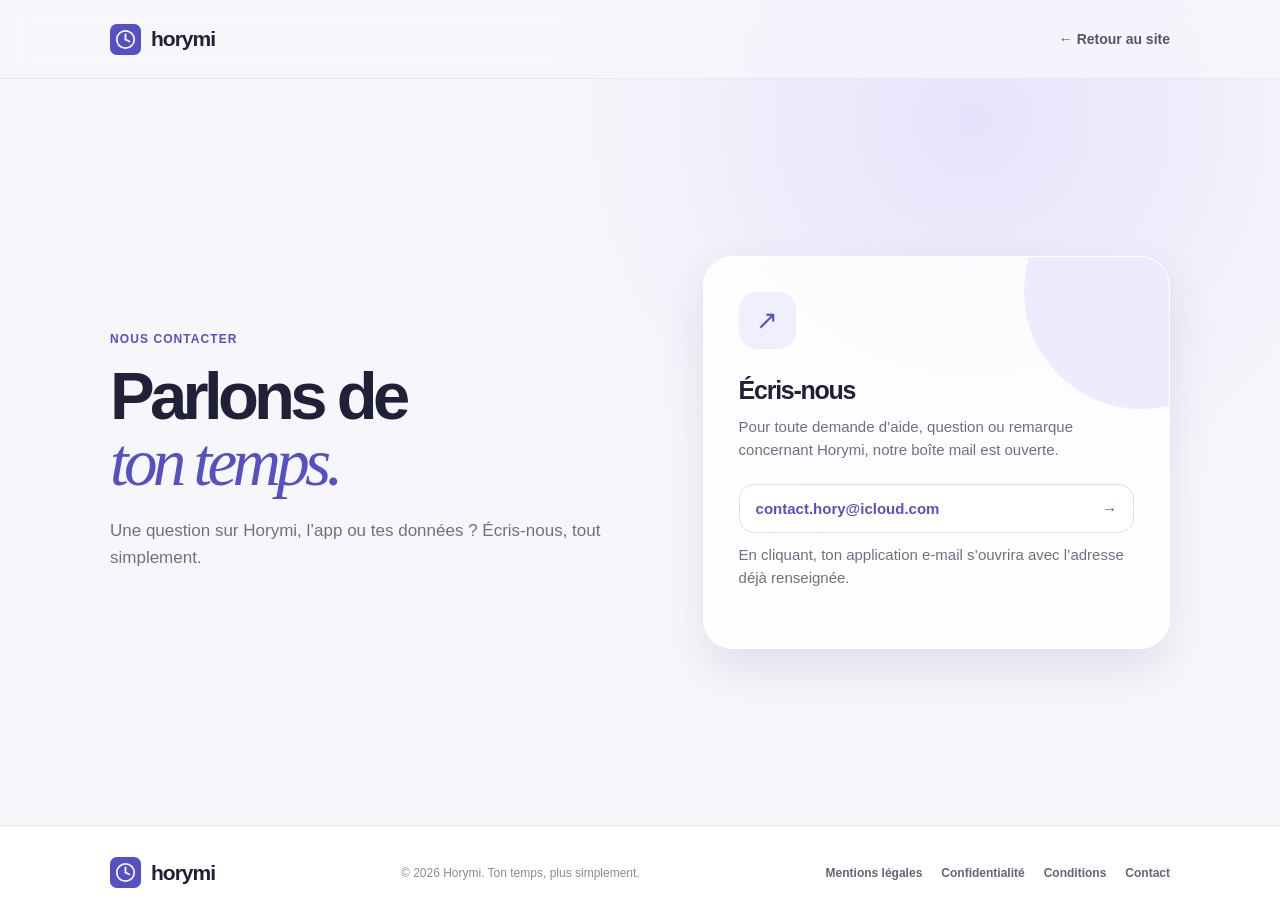
<file: contact.html>
<!doctype html>
<html lang="fr">
  <head>
    <meta charset="utf-8" />
    <meta name="viewport" content="width=device-width, initial-scale=1" />
    <meta name="description" content="Contacter l’équipe Horymi." />
    <meta name="theme-color" content="#f7f7fb" />
    <link rel="icon" type="image/svg+xml" href="assets/horymi-logo.svg" />
    <link rel="apple-touch-icon" href="assets/horymi-touch-icon.png" />
    <title>Contact — Horymi</title>
    <style>
      :root{--ink:#202039;--muted:#706f80;--light:#f7f7fb;--line:#e7e6ef;--violet:#5750c4;--violet-dark:#423ba1;--lavender:#efefff}*{box-sizing:border-box}body{margin:0;min-width:320px;color:var(--ink);background:radial-gradient(circle at 76% 13%,#e5e4fc,transparent 27rem),var(--light);font-family:Inter,-apple-system,BlinkMacSystemFont,"Segoe UI",sans-serif;-webkit-font-smoothing:antialiased}a{color:inherit;text-decoration:none}.wrap{width:min(1060px,calc(100% - 48px));margin:auto}.site-header{border-bottom:1px solid rgba(231,230,239,.8);background:rgba(247,247,251,.78);backdrop-filter:blur(14px)}.nav{display:flex;align-items:center;justify-content:space-between;height:78px}.brand{display:flex;align-items:center;gap:10px;font-size:21px;font-weight:750;letter-spacing:-1px}.brand img{width:31px;height:31px}.back{display:inline-flex;align-items:center;gap:7px;color:#575669;font-size:14px;font-weight:700}.back:hover{color:var(--violet)}.contact{display:grid;grid-template-columns:1fr .93fr;align-items:center;gap:90px;min-height:calc(100vh - 154px);padding:92px 0}.eyebrow{margin:0 0 17px;color:var(--violet);font-size:12px;font-weight:750;letter-spacing:.09em;text-transform:uppercase}.copy h1{margin:0;font-size:clamp(45px,5.5vw,67px);letter-spacing:-.07em;line-height:.98}.copy h1 em{color:var(--violet);font-family:Georgia,serif;font-weight:500}.copy>p:last-child{max-width:500px;margin:23px 0 0;color:var(--muted);font-size:17px;line-height:1.58}.mail-card{position:relative;overflow:hidden;padding:35px;border:1px solid rgba(255,255,255,.82);border-radius:30px;background:rgba(255,255,255,.82);box-shadow:0 21px 46px rgba(62,58,123,.12)}.mail-card:before{content:"";position:absolute;right:-90px;top:-83px;width:235px;height:235px;border-radius:50%;background:#edecff}.mail-icon{position:relative;z-index:1;display:grid;place-items:center;width:57px;height:57px;margin-bottom:27px;border-radius:18px;color:var(--violet);background:#efefff;font-size:26px}.mail-card h2{position:relative;z-index:1;margin:0;font-size:25px;letter-spacing:-.05em}.mail-card p{position:relative;z-index:1;margin:10px 0 23px;color:var(--muted);font-size:15px;line-height:1.55}.mail-link{position:relative;z-index:1;display:flex;align-items:center;justify-content:space-between;gap:11px;padding:15px 16px;border:1px solid #deddeb;border-radius:15px;color:var(--violet);background:#fff;font-size:15px;font-weight:750;transition:border-color .2s,transform .2s}.mail-link:hover{border-color:#bcb8ea;transform:translateY(-2px)}.small-note{margin:15px 0 0;color:#9997a6;font-size:12px;line-height:1.5}.footer{padding:31px 0;border-top:1px solid var(--line);background:#fff}.footer-inner{display:flex;align-items:center;justify-content:space-between;gap:18px}.footer p{margin:0;color:#8c8a99;font-size:12px}.footer-links{display:flex;gap:19px;color:#666475;font-size:12px;font-weight:700}.footer-links a:hover{color:var(--violet)}@media(max-width:720px){.wrap{width:calc(100% - 32px)}.nav{height:68px}.contact{grid-template-columns:1fr;gap:46px;min-height:0;padding:70px 0 78px}.copy h1{font-size:46px}.mail-card{padding:27px}.footer-inner{align-items:flex-start;flex-direction:column}}
    </style>
  </head>
  <body>
    <header class="site-header"><nav class="nav wrap" aria-label="Navigation"><a class="brand" href="index.html"><img src="assets/horymi-logo.svg" alt="" />horymi</a><a class="back" href="index.html">← Retour au site</a></nav></header>
    <main id="contenu" class="contact wrap"><div class="copy"><p class="eyebrow">Nous contacter</p><h1>Parlons de<br /><em>ton temps.</em></h1><p>Une question sur Horymi, l’app ou tes données&nbsp;? Écris-nous, tout simplement.</p></div><section class="mail-card" aria-labelledby="mail-title"><div class="mail-icon">↗</div><h2 id="mail-title">Écris-nous</h2><p>Pour toute demande d’aide, question ou remarque concernant Horymi, notre boîte mail est ouverte.</p><a class="mail-link" href="mailto:contact.hory@icloud.com">contact.hory@icloud.com <span>→</span></a><p class="small-note">En cliquant, ton application e-mail s’ouvrira avec l’adresse déjà renseignée.</p></section></main>
    <footer class="footer"><div class="footer-inner wrap"><a class="brand" href="index.html"><img src="assets/horymi-logo.svg" alt="" />horymi</a><p>© 2026 Horymi. Ton temps, plus simplement.</p><div class="footer-links"><a href="mentions-legales.html">Mentions légales</a><a href="confidentialite.html">Confidentialité</a><a href="conditions.html">Conditions</a><a href="contact.html">Contact</a></div></div></footer>
  </body>
</html>
</file>
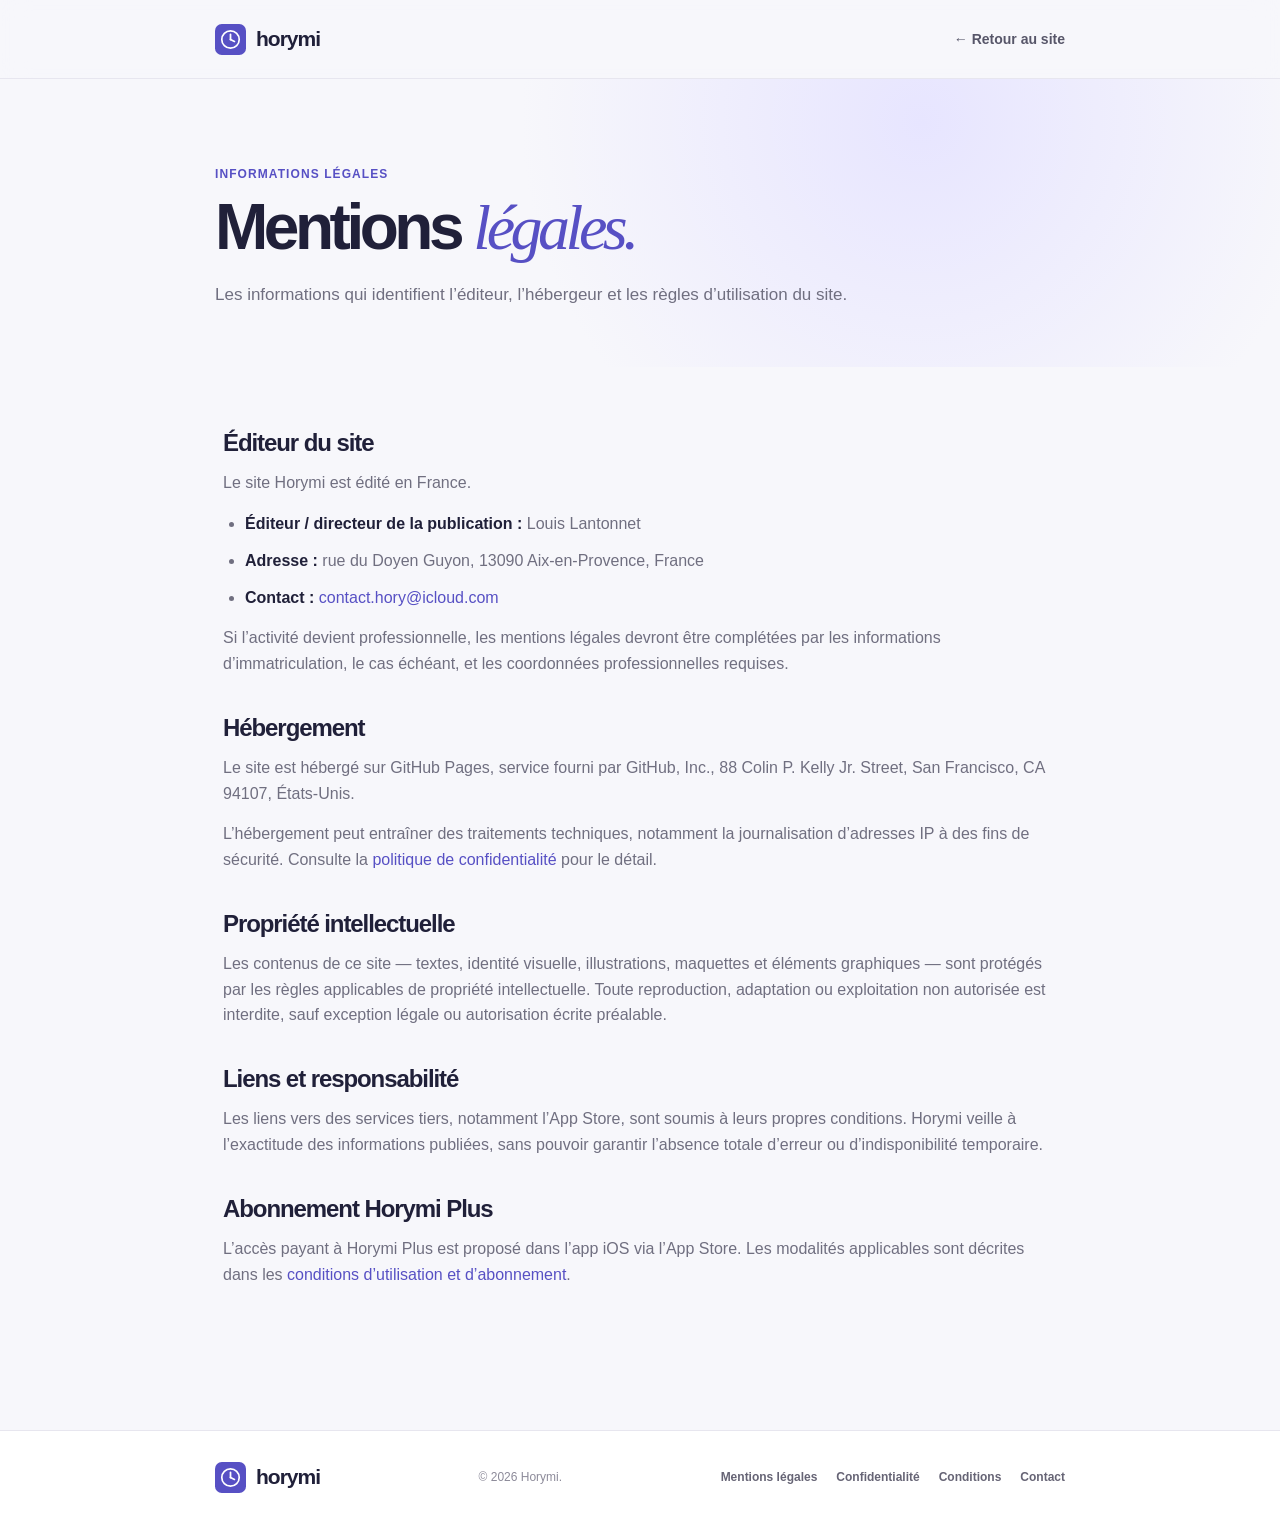
<file: mentions-legales.html>
<!doctype html>
<html lang="fr">
  <head>
    <meta charset="utf-8" />
    <meta name="viewport" content="width=device-width, initial-scale=1" />
    <meta name="description" content="Mentions légales du site Horymi." />
    <meta name="robots" content="index,follow" />
    <title>Mentions légales — Horymi</title>
    <link rel="icon" href="assets/horymi-logo.svg" type="image/png" />
    <link rel="apple-touch-icon" href="assets/horymi-touch-icon.png" />
    <link rel="stylesheet" href="assets/legal.css" />
  </head>
  <body>
    <a class="skip-link" href="#contenu">Aller au contenu</a>
    <header class="site-header"><nav class="nav wrap" aria-label="Navigation"><a class="brand" href="index.html"><img src="assets/horymi-logo.svg" alt="" />horymi</a><a class="back" href="index.html">← Retour au site</a></nav></header>
    <main id="contenu">
      <section class="hero"><div class="wrap"><p class="eyebrow">Informations légales</p><h1>Mentions <em>légales.</em></h1><p>Les informations qui identifient l’éditeur, l’hébergeur et les règles d’utilisation du site.</p></div></section>
      <div class="content wrap">
        <article class="policy">
          <section><h2>Éditeur du site</h2><p>Le site Horymi est édité en France.</p><ul><li><strong>Éditeur / directeur de la publication :</strong> Louis Lantonnet</li><li><strong>Adresse :</strong> rue du Doyen Guyon, 13090 Aix-en-Provence, France</li><li><strong>Contact :</strong> <a href="mailto:contact.hory@icloud.com">contact.hory@icloud.com</a></li></ul><p style="margin-top:14px">Si l’activité devient professionnelle, les mentions légales devront être complétées par les informations d’immatriculation, le cas échéant, et les coordonnées professionnelles requises.</p></section>
          <section><h2>Hébergement</h2><p>Le site est hébergé sur GitHub Pages, service fourni par GitHub, Inc., 88 Colin P. Kelly Jr. Street, San Francisco, CA 94107, États-Unis.</p><p style="margin-top:14px">L’hébergement peut entraîner des traitements techniques, notamment la journalisation d’adresses IP à des fins de sécurité. Consulte la <a href="confidentialite.html">politique de confidentialité</a> pour le détail.</p></section>
          <section><h2>Propriété intellectuelle</h2><p>Les contenus de ce site — textes, identité visuelle, illustrations, maquettes et éléments graphiques — sont protégés par les règles applicables de propriété intellectuelle. Toute reproduction, adaptation ou exploitation non autorisée est interdite, sauf exception légale ou autorisation écrite préalable.</p></section>
          <section><h2>Liens et responsabilité</h2><p>Les liens vers des services tiers, notamment l’App Store, sont soumis à leurs propres conditions. Horymi veille à l’exactitude des informations publiées, sans pouvoir garantir l’absence totale d’erreur ou d’indisponibilité temporaire.</p></section>
          <section><h2>Abonnement Horymi Plus</h2><p>L’accès payant à Horymi Plus est proposé dans l’app iOS via l’App Store. Les modalités applicables sont décrites dans les <a href="conditions.html">conditions d’utilisation et d’abonnement</a>.</p></section>
        </article>
      </div>
    </main>
    <footer class="footer"><div class="footer-inner wrap"><a class="brand" href="index.html"><img src="assets/horymi-logo.svg" alt="" />horymi</a><p>© 2026 Horymi.</p><div class="footer-links"><a href="mentions-legales.html">Mentions légales</a><a href="confidentialite.html">Confidentialité</a><a href="conditions.html">Conditions</a><a href="contact.html">Contact</a></div></div></footer>
  </body>
</html>
</file>
<file: assets/legal.css>
:root{--ink:#202039;--muted:#706f80;--light:#f7f7fb;--paper:#fff;--line:#e7e6ef;--violet:#5750c4;--lavender:#efefff;--warning:#fff6df;--warning-line:#e7cc78}*{box-sizing:border-box}html{scroll-behavior:smooth}body{margin:0;min-width:320px;color:var(--ink);background:var(--light);font-family:Inter,-apple-system,BlinkMacSystemFont,"Segoe UI",sans-serif;-webkit-font-smoothing:antialiased}a{color:inherit;text-decoration:none}.skip-link{position:absolute;z-index:5;left:16px;top:-60px;padding:11px 15px;border-radius:10px;color:#fff;background:var(--violet);font-weight:700}.skip-link:focus{top:14px}.wrap{width:min(850px,calc(100% - 48px));margin:auto}.site-header{border-bottom:1px solid var(--line);background:rgba(247,247,251,.9);backdrop-filter:blur(14px)}.nav{display:flex;align-items:center;justify-content:space-between;height:78px}.brand{display:flex;align-items:center;gap:10px;font-size:21px;font-weight:750;letter-spacing:-1px}.brand img{width:31px;height:31px}.back{display:inline-flex;align-items:center;gap:7px;color:#575669;font-size:14px;font-weight:700}.back:hover,.footer-links a:hover,.policy a{color:var(--violet)}.hero{padding:88px 0 58px;background:radial-gradient(circle at 72% 15%,#e7e5ff,transparent 25rem),var(--light)}.eyebrow{margin:0 0 15px;color:var(--violet);font-size:12px;font-weight:750;letter-spacing:.09em;text-transform:uppercase}.hero h1{max-width:680px;margin:0;font-size:clamp(40px,6vw,64px);letter-spacing:-.07em;line-height:.98}.hero h1 em{color:var(--violet);font-family:Georgia,serif;font-weight:500}.hero p:last-child{max-width:640px;margin:22px 0 0;color:var(--muted);font-size:17px;line-height:1.58}.content{padding:62px 0 105px}.notice{margin:0 0 45px;padding:20px 22px;border:1px solid var(--warning-line);border-radius:18px;background:var(--warning);color:#70561c;font-size:14px;line-height:1.55}.notice strong{color:#533d08}.summary{display:flex;align-items:flex-start;gap:15px;margin-bottom:50px;padding:21px;border:1px solid #dcdaf4;border-radius:20px;background:var(--lavender)}.summary b{display:grid;place-items:center;flex:0 0 auto;width:38px;height:38px;border-radius:13px;color:var(--violet);background:#fff;font-size:19px}.summary p{margin:0;color:#55536d;font-size:14px;line-height:1.55}.policy{padding:0 8px}.policy section{padding:0 0 37px}.policy h2{margin:0 0 13px;font-size:24px;letter-spacing:-.045em}.policy h3{margin:23px 0 9px;font-size:18px;letter-spacing:-.025em}.policy p,.policy li{color:var(--muted);font-size:16px;line-height:1.62}.policy p{margin:0}.policy ul{display:grid;gap:11px;margin:16px 0 0;padding-left:22px}.policy li strong{color:var(--ink)}.table-wrap{overflow-x:auto;border:1px solid var(--line);border-radius:16px}.data-table{width:100%;min-width:650px;border-collapse:collapse;background:#fff;text-align:left}.data-table th,.data-table td{padding:14px 16px;border-bottom:1px solid var(--line);vertical-align:top;color:var(--muted);font-size:14px;line-height:1.5}.data-table th{color:var(--ink);background:#fbfbfd;font-size:13px}.data-table tr:last-child td{border-bottom:0}.contact-card{margin-top:5px;padding:25px;border-radius:22px;color:#fff;background:linear-gradient(135deg,#514ab8,#6d67d6)}.contact-card h2{margin:0;font-size:23px;letter-spacing:-.04em}.contact-card p{margin:8px 0 17px;color:#e9e8ff;font-size:15px;line-height:1.5}.mail{display:inline-flex;align-items:center;gap:8px;padding:11px 14px;border-radius:12px;color:var(--violet);background:#fff;font-size:14px;font-weight:750}.footer{padding:31px 0;border-top:1px solid var(--line);background:#fff}.footer-inner{display:flex;align-items:center;justify-content:space-between;gap:18px}.footer p{margin:0;color:#8c8a99;font-size:12px}.footer-links{display:flex;flex-wrap:wrap;gap:12px 19px;color:#666475;font-size:12px;font-weight:700}@media(max-width:560px){.wrap{width:calc(100% - 32px)}.nav{height:68px}.hero{padding:67px 0 50px}.hero h1{font-size:43px}.content{padding:50px 0 75px}.policy{padding:0}.policy h2{font-size:22px}.policy p,.policy li{font-size:15px}.footer-inner{align-items:flex-start;flex-direction:column}}
</file>
